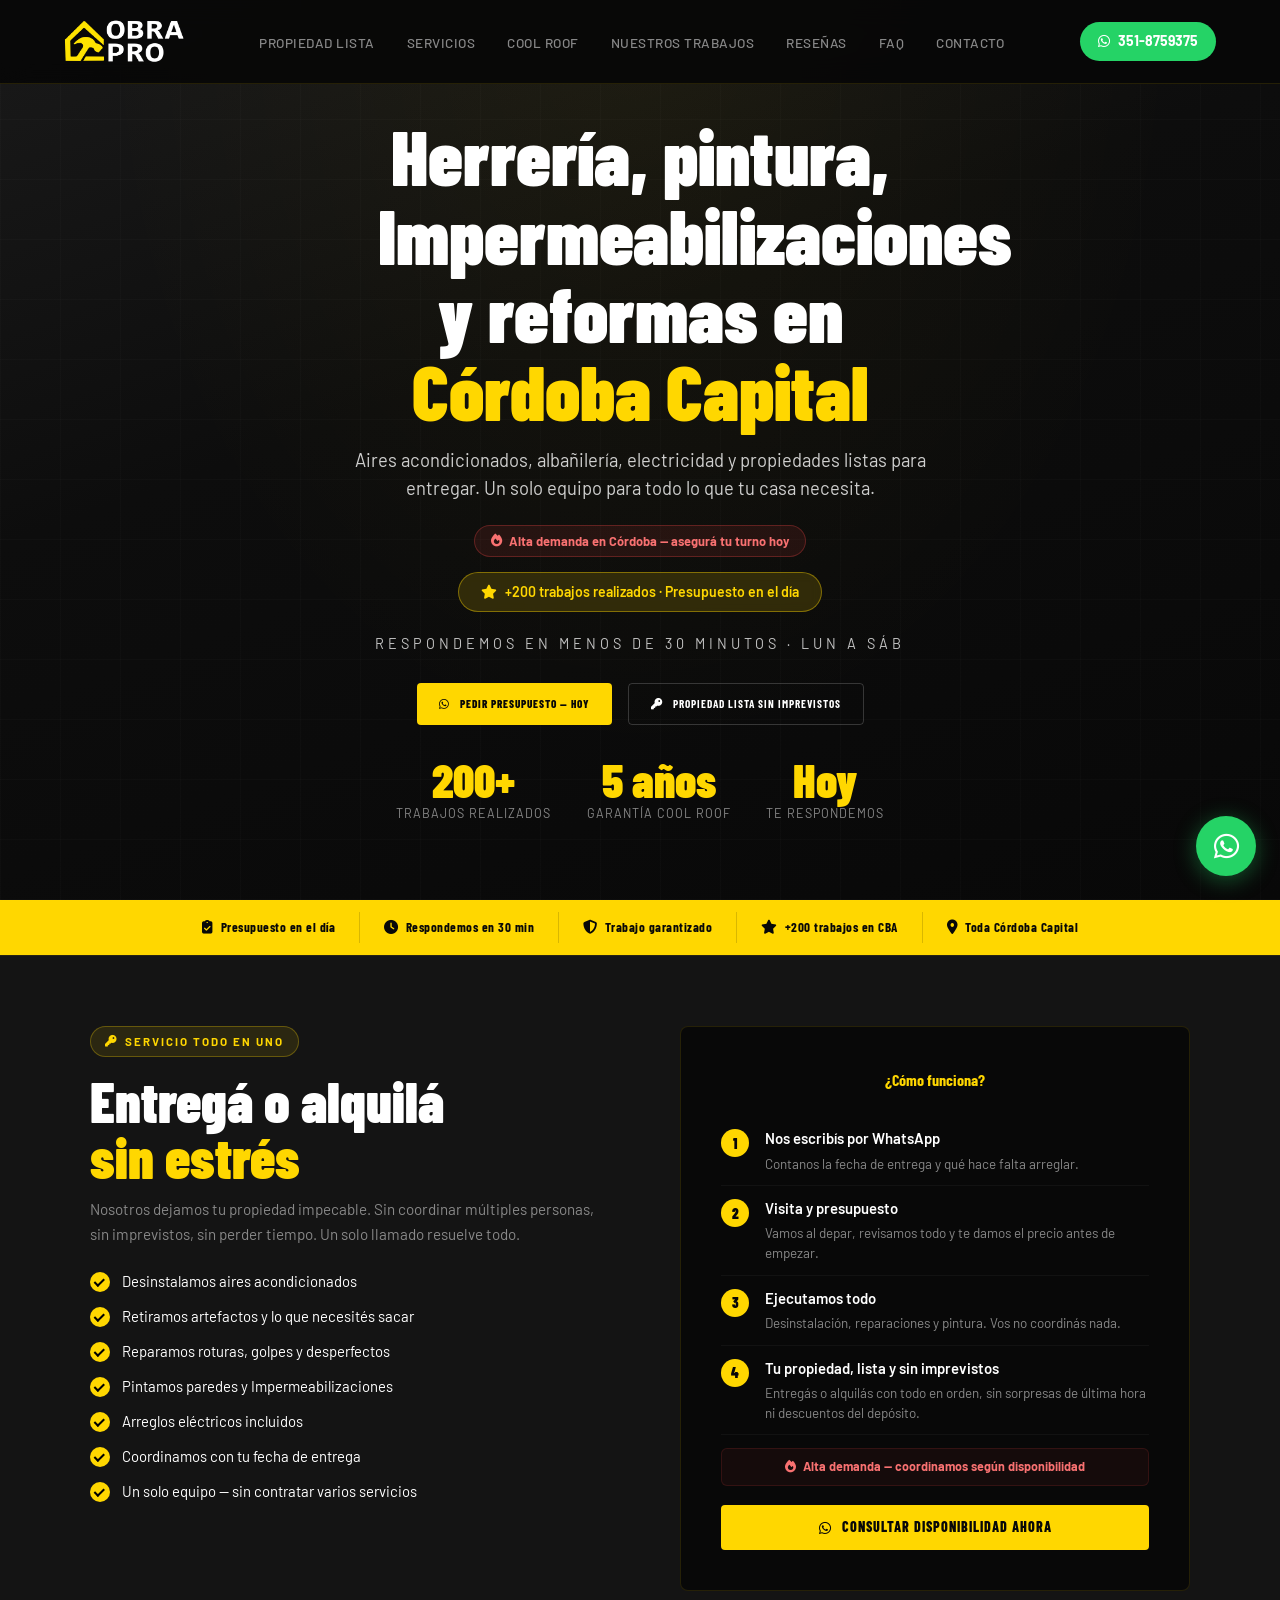
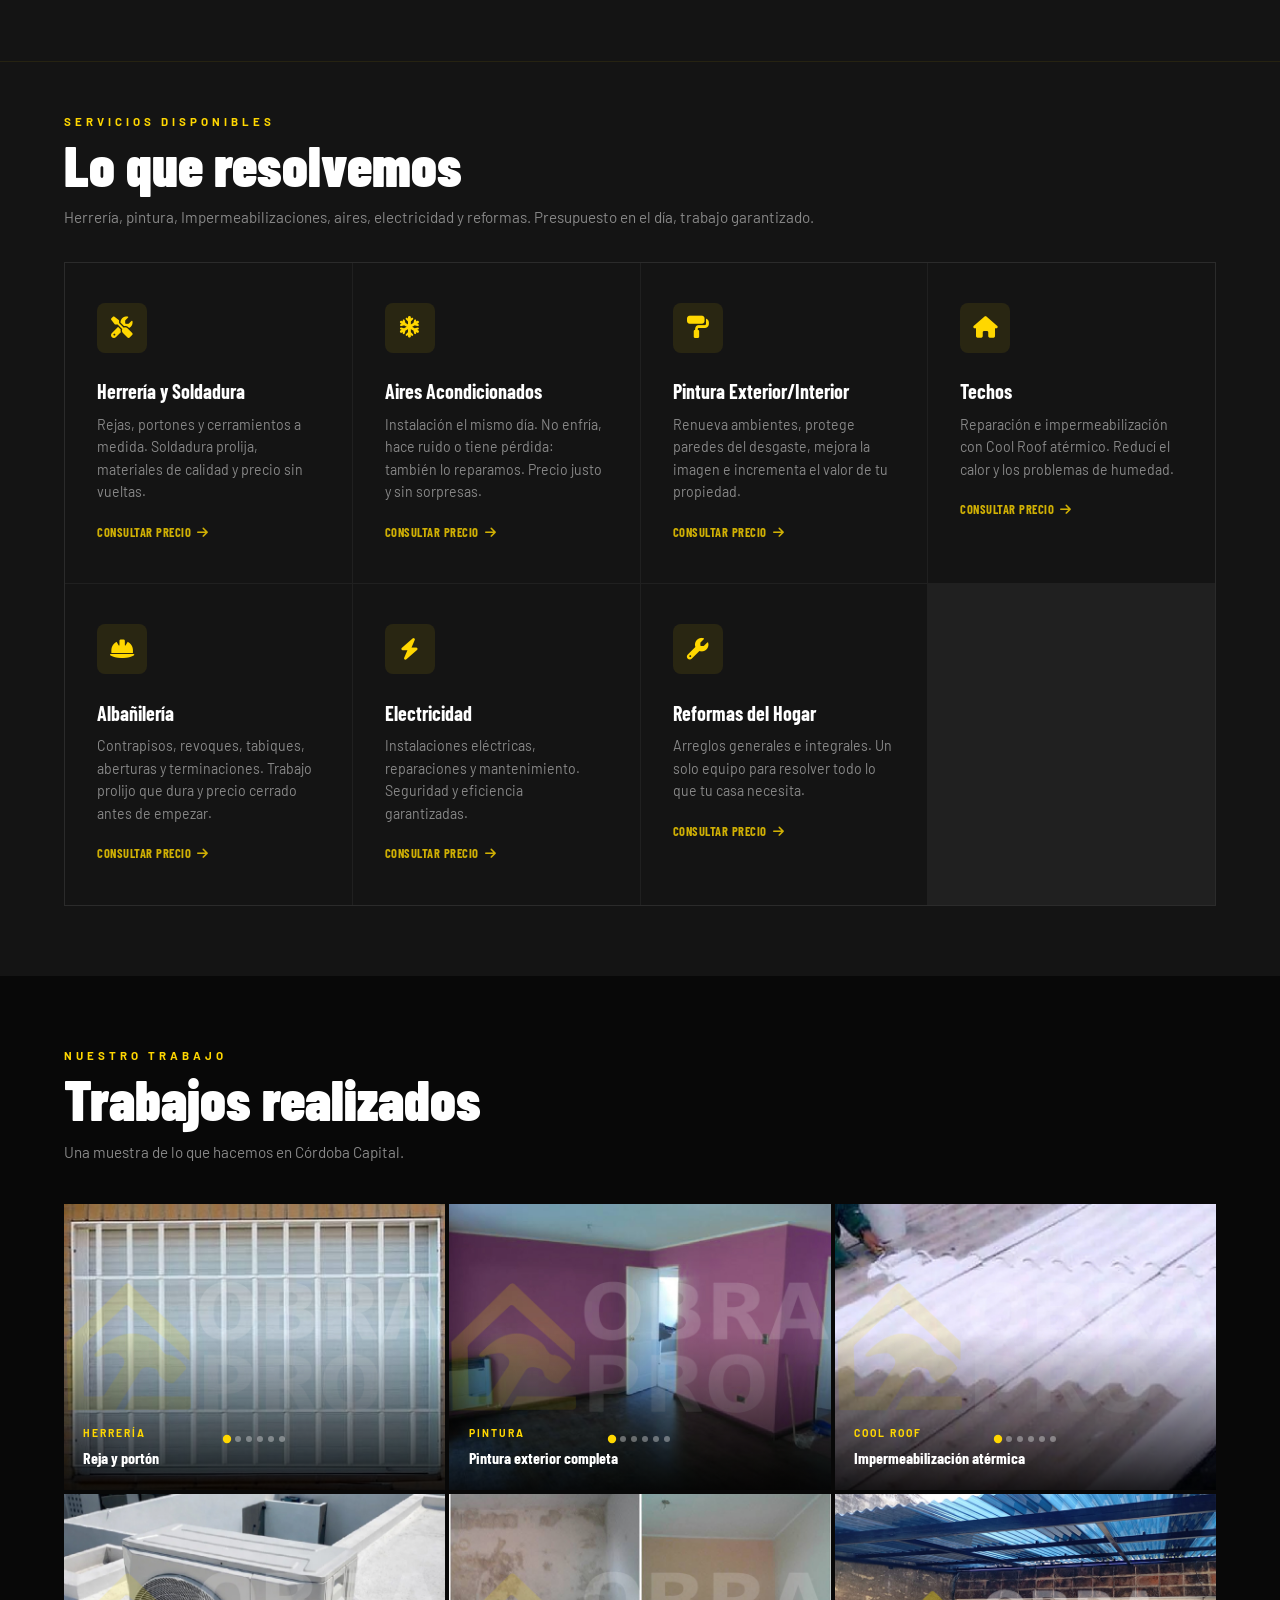
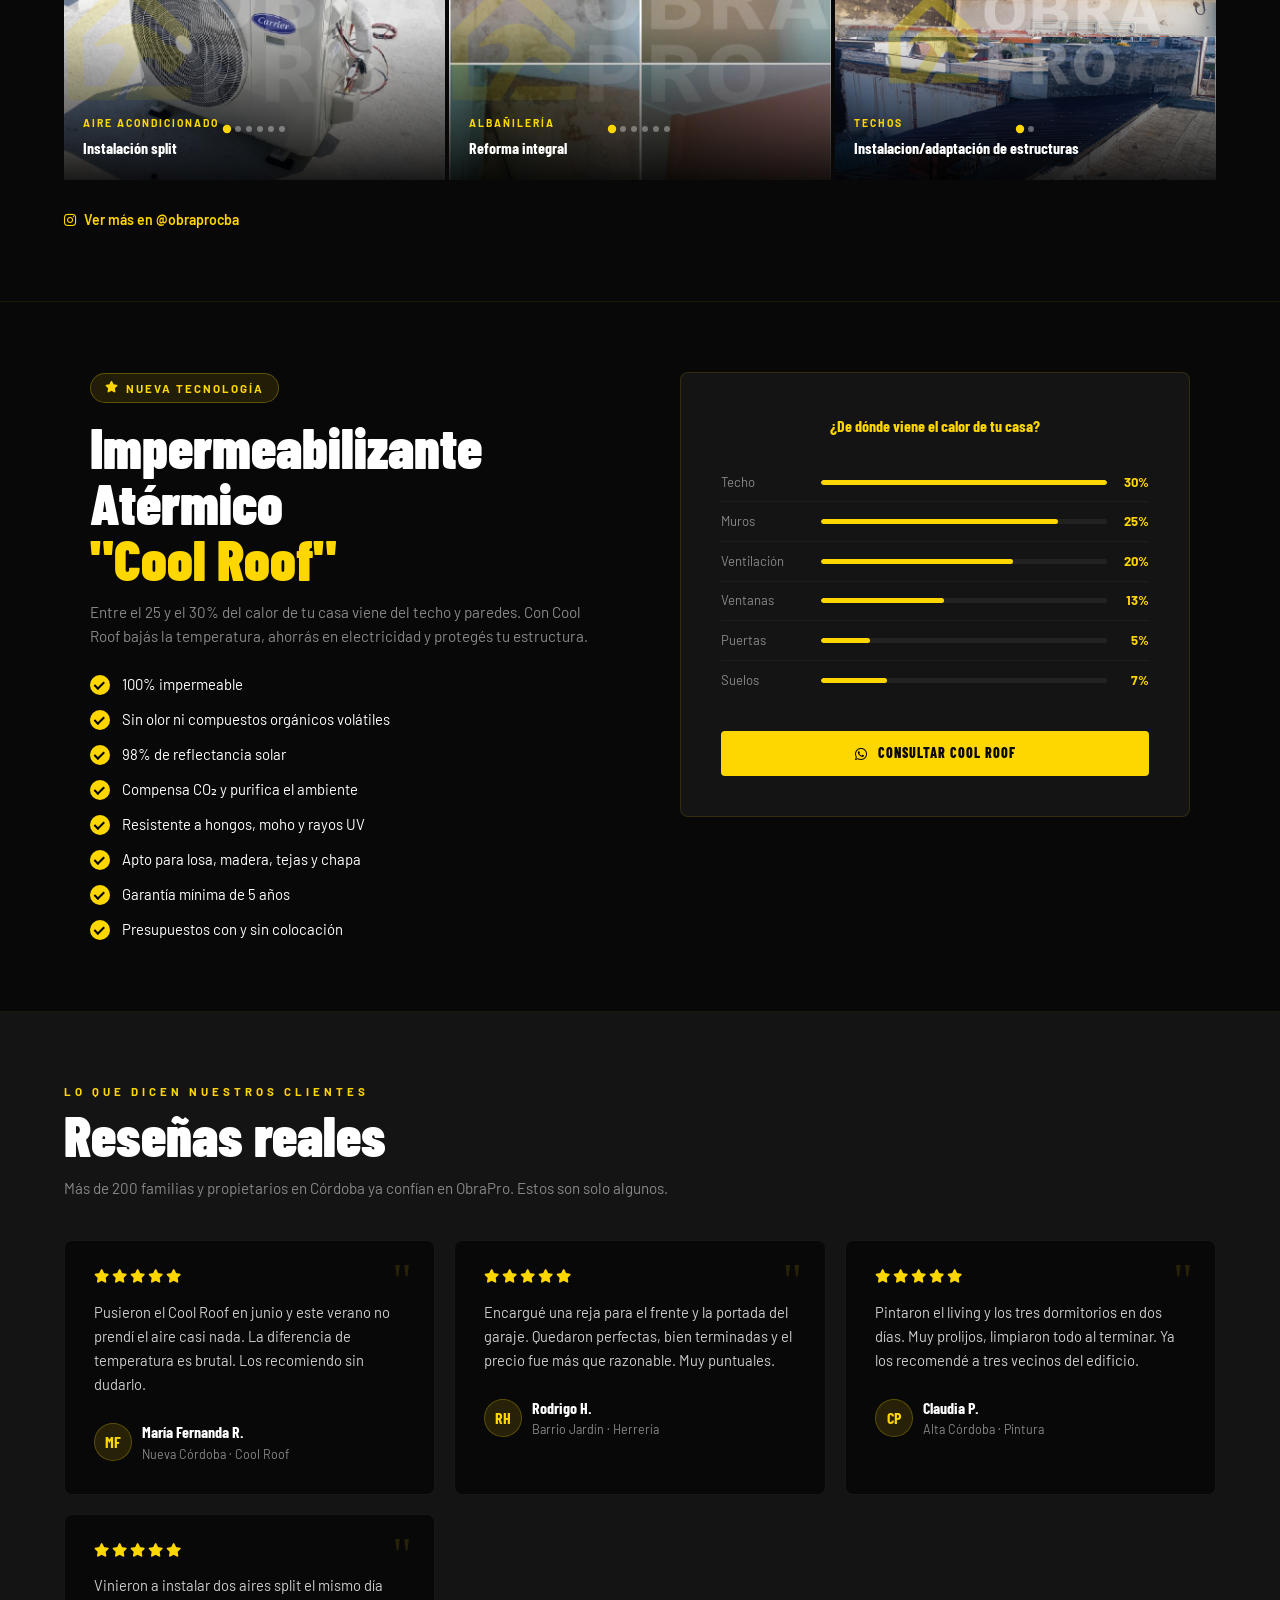
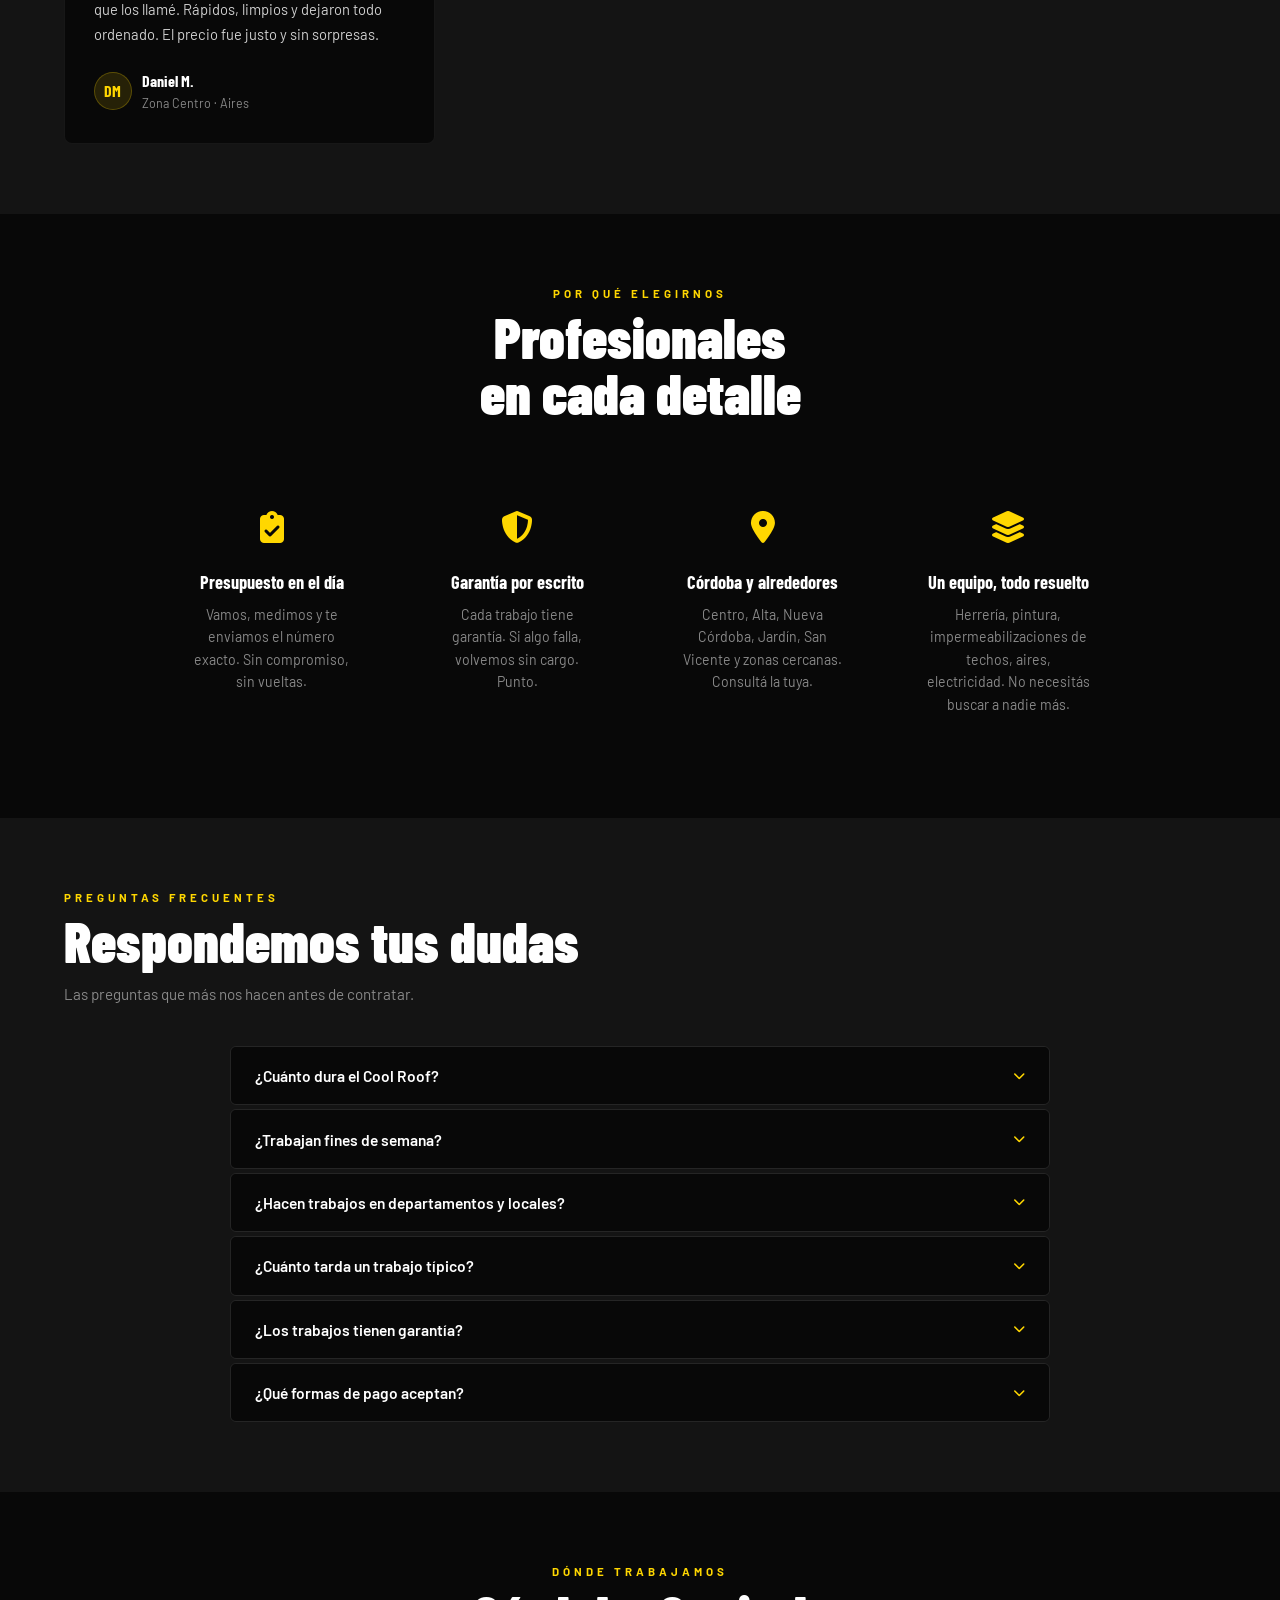
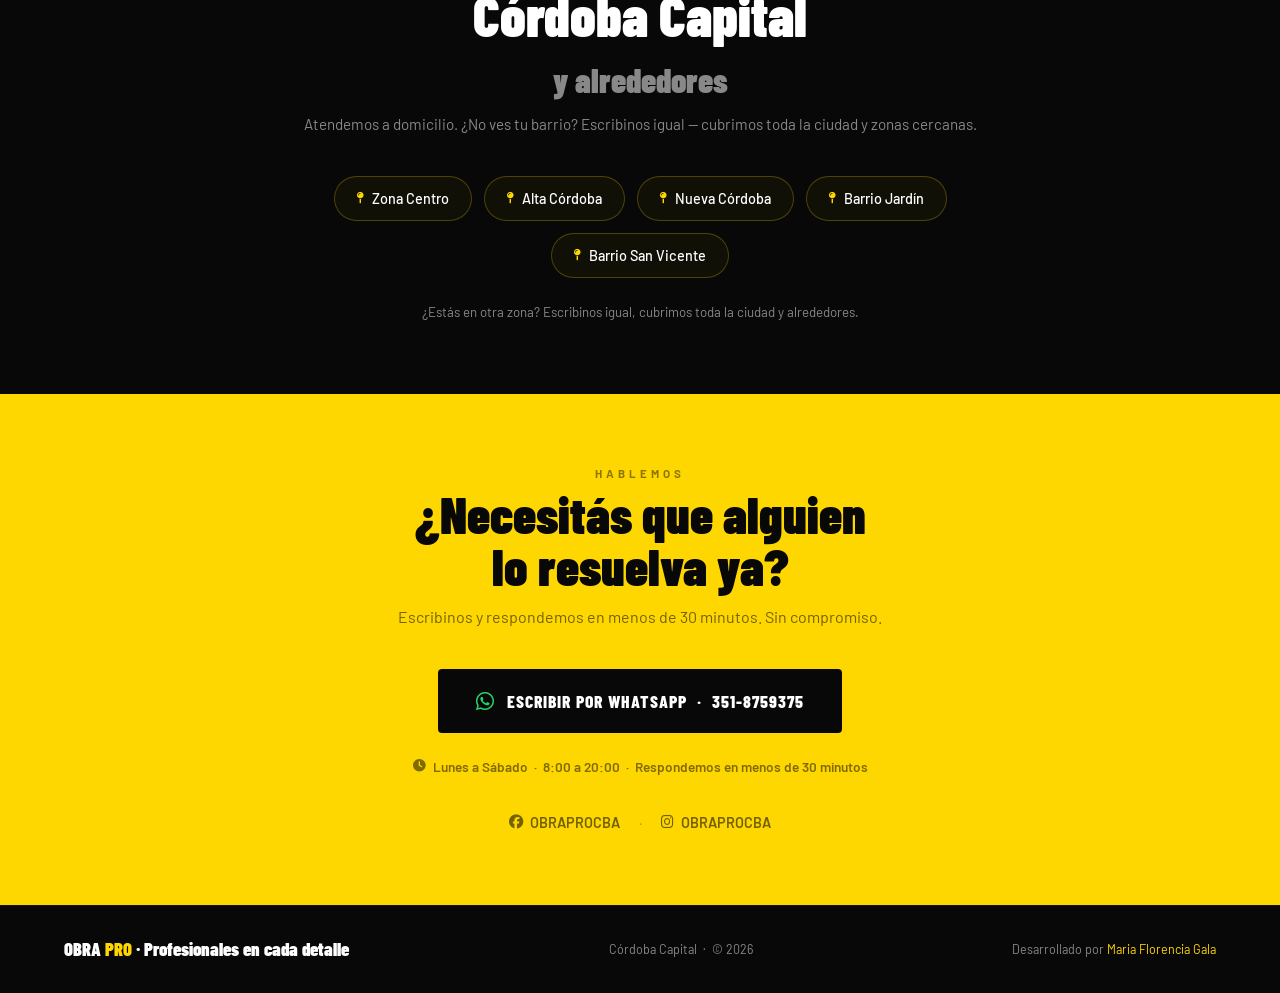
<file: index.html>
<!DOCTYPE html>
<html lang="es">
<head>
    <meta charset="UTF-8">
    <meta name="viewport" content="width=device-width, initial-scale=1.0">
    <title>Obra Pro — Herrería, Pintura, Impermeabilizaciones y Reformas en Córdoba</title>
    <meta name="description" content="Herrería, soldadura, aires, pintura, Impermeabilizaciones y reformas en Córdoba Capital. Más de 200 trabajos realizados. Presupuesto en el día. Tel: 351-8759375">
    <link rel="icon" type="image/png" href="assets/favicon.png">


    <!-- Google tag (gtag.js) -->
    <script async src="https://www.googletagmanager.com/gtag/js?id=AW-18325401950"></script>
    <script>
        window.dataLayer = window.dataLayer || [];
        function gtag(){dataLayer.push(arguments);}
        gtag('js', new Date());
        gtag('config', 'AW-18325401950', {
            'enhanced_conversions': true
        });
    </script>

    <!-- Meta Pixel Code -->   
    <script>
        !function(f,b,e,v,n,t,s)
        {if(f.fbq)return;n=f.fbq=function(){n.callMethod?
            n.callMethod.apply(n,arguments):n.queue.push(arguments)};
            if(!f._fbq)f._fbq=n;n.push=n;n.loaded=!0;n.version='2.0';
    n.queue=[];t=b.createElement(e);t.async=!0;
    t.src=v;s=b.getElementsByTagName(e)[0];
    s.parentNode.insertBefore(t,s)}(window, document,'script',
    'https://connect.facebook.net/en_US/fbevents.js');
    fbq('init', '2622796324710042');
    fbq('track', 'PageView');
    </script>
    <noscript><img height="1" width="1" style="display:none"
    src="https://www.facebook.com/tr?id=2622796324710042&ev=PageView&noscript=1"
    /></noscript>
    <!-- End Meta Pixel Code -->
    <link rel="apple-touch-icon" href="assets/favicon.png">
    <link rel="canonical" href="https://obraprocba.netlify.app/">
    <meta name="robots" content="index, follow">
    <meta name="theme-color" content="#FFD700">
    <meta name="geo.region" content="AR-X">
    <meta name="geo.placename" content="Córdoba Capital, Argentina">
    <meta name="geo.position" content="-31.4201;-64.1888">
    <meta name="ICBM" content="-31.4201, -64.1888">
    <meta property="og:type" content="website">
    <meta property="og:title" content="Obra Pro — Herrería, Pintura, Impermeabilizaciones y Reformas en Córdoba">
    <meta property="og:description" content="Herrería, soldadura, aires acondicionados, pintura, Impermeabilizaciones, reformas y electricidad en Córdoba Capital. +200 trabajos. Presupuesto en el día.">
    <meta property="og:image" content="https://obraprocba.netlify.app/assets/logo.png">
    <meta property="og:url" content="https://obraprocba.netlify.app/">
    <meta property="og:locale" content="es_AR">
    <meta property="og:site_name" content="Obra Pro">
    <meta name="twitter:card" content="summary_large_image">
    <meta name="twitter:title" content="Obra Pro — Herrería, Pintura, Impermeabilizaciones y Reformas en Córdoba">
    <meta name="twitter:description" content="Herrería, soldadura, aires acondicionados, pintura, Impermeabilizaciones, reformas y electricidad en Córdoba Capital.">
    <meta name="twitter:image" content="https://obraprocba.netlify.app/assets/logo.png">
    <link rel="preconnect" href="https://fonts.googleapis.com">
    <link rel="preconnect" href="https://fonts.gstatic.com" crossorigin>
    <link href="https://fonts.googleapis.com/css2?family=Barlow+Condensed:wght@700;800;900&family=Barlow:wght@400;500;600&display=swap" rel="stylesheet">
    <link rel="stylesheet" href="https://cdnjs.cloudflare.com/ajax/libs/font-awesome/6.5.0/css/all.min.css">
    <link rel="stylesheet" href="styles.css">
    <noscript><style>.anim { opacity: 1; transform: none; }</style></noscript>
</head>
<body>

<!-- ── NAV ── -->
<nav id="nav">
    <a href="#inicio" class="nav-logo">
        <img src="assets/logo.png" alt="Obra Pro" width="180" height="45">
    </a>

    <ul class="nav-links">
        <li><a href="#entrega">Propiedad Lista</a></li>
        <li><a href="#servicios">Servicios</a></li>
        <li><a href="#coolroof">Cool Roof</a></li>
        <li><a href="#nuestrosTrabajos">Nuestros Trabajos</a></li>
        <li><a href="#testimonios">Reseñas</a></li>
        <li><a href="#faq">FAQ</a></li>
        <li><a href="#contacto">Contacto</a></li>
</ul>

    <a href="https://wa.me/5493518759375?text=Hola%20Obra%20Pro!%20Vi%20su%20p%C3%A1gina%20y%20quiero%20pedir%20un%20presupuesto.%20%28WEB%29"
        target="_blank" 
        onclick="gtag('event','conversion',{'send_to':'AW-18325401950/A92PCLOLnfEcEN7inaJE'});"
        class="nav-wa">
        <i class="fab fa-whatsapp"></i> 351-8759375
    </a>

    <button class="nav-hamburger" id="hamburger" aria-label="Abrir menú">
        <span></span><span></span><span></span>
    </button>
</nav>

<div class="mobile-drawer" id="mobileDrawer">
    <a href="#entrega" class="drawer-link">Propiedad Lista para Entregar</a>
    <a href="#servicios" class="drawer-link">Servicios</a>
    <a href="#nuestrosTrabajos" class="drawer-link">Nuestros Trabajos</a>
    <a href="#coolroof" class="drawer-link">Cool Roof</a>
    <a href="#testimonios" class="drawer-link">Reseñas</a>
    <a href="#faq" class="drawer-link">FAQ</a>
    <a href="#zonas" class="drawer-link">Zonas</a>
    <a href="#contacto" class="drawer-link">Contacto</a>
    <a href="https://wa.me/5493518759375?text=Hola%20Obra%20Pro!%20Vi%20su%20p%C3%A1gina%20y%20quiero%20pedir%20un%20presupuesto.%20%28WEB%29"
        target="_blank" 
        onclick="gtag('event','conversion',{'send_to':'AW-18325401950/A92PCLOLnfEcEN7inaJE'});"
        class="drawer-wa">
        <i class="fab fa-whatsapp"></i> 351-8759375
    </a>
</div>

<!-- ── HERO ── -->
<section class="hero" id="inicio">
    <div class="hero-content">
        <h1>Herrería, pintura, Impermeabilizaciones y reformas en <span class="text-y">Córdoba Capital</span></h1>

        <p class="hero-services-strip">Aires acondicionados, albañilería, electricidad y propiedades listas para entregar. Un solo equipo para todo lo que tu casa necesita.</p>

        <div class="urgency-badge">
            <i class="fas fa-fire"></i> Alta demanda en Córdoba — asegurá tu turno hoy
        </div>

        <div class="hero-badge">
            <i class="fas fa-star"></i> +200 trabajos realizados · Presupuesto en el día
        </div>

        <p class="hero-tag">Respondemos en menos de 30 minutos · Lun a Sáb</p>

<div class="hero-btns">
            <a href="https://wa.me/5493518759375?text=Hola%20Obra%20Pro!%20Vi%20su%20p%C3%A1gina%20y%20quiero%20pedir%20un%20presupuesto.%20%28WEB%29"
               onclick="gtag('event','conversion',{'send_to':'AW-18325401950/A92PCLOLnfEcEN7inaJE'});"
               class="btn-y" target="_blank" rel="noopener">
                 <i class="fab fa-whatsapp"></i> Pedir presupuesto — hoy
            </a>
            <a href="#entrega" class="btn-ghost">
                <i class="fas fa-key"></i> Propiedad lista sin imprevistos
            </a>
        </div>

        <div class="hero-stats">
            <div>
                <div class="stat-num">200+</div>
                <div class="stat-lbl">Trabajos realizados</div>
            </div>

            <div>
                <div class="stat-num">5 años</div>
                <div class="stat-lbl">Garantía Cool Roof</div>
            </div>
            <div>
                <div class="stat-num">Hoy</div>
                <div class="stat-lbl">Te respondemos</div>
            </div>
        </div>
    </div>
</section>

<!-- ── TRUST STRIP ── -->
<div class="trust-strip">
    <div class="trust-item"><i class="fas fa-clipboard-check"></i> Presupuesto en el día</div>
    <div class="trust-item"><i class="fas fa-clock"></i> Respondemos en 30 min</div>
    <div class="trust-item"><i class="fas fa-shield-alt"></i> Trabajo garantizado</div>
    <div class="trust-item"><i class="fas fa-star"></i> +200 trabajos en CBA</div>
    <div class="trust-item"><i class="fas fa-map-marker-alt"></i> Toda Córdoba Capital</div>
</div>

<!-- ── ENTREGA DEPARTAMENTO ── -->
<section class="entrega" id="entrega">
    <div class="entrega-inner">
        <div>
            <div class="cr-badge"><i class="fas fa-key"></i> Servicio Todo en Uno</div>
            <h2 class="s-title">Entregá o alquilá<br><span class="text-y">sin estrés</span></h2>
            <p class="s-sub">Nosotros dejamos tu propiedad impecable. Sin coordinar múltiples personas, sin imprevistos, sin perder tiempo. Un solo llamado resuelve todo.</p>
            <ul class="cr-list">
                <li><span class="cr-check"></span>Desinstalamos aires acondicionados</li>
                <li><span class="cr-check"></span>Retiramos artefactos y lo que necesités sacar</li>
                <li><span class="cr-check"></span>Reparamos roturas, golpes y desperfectos</li>
                <li><span class="cr-check"></span>Pintamos paredes y Impermeabilizaciones</li>
                <li><span class="cr-check"></span>Arreglos eléctricos incluidos</li>
                <li><span class="cr-check"></span>Coordinamos con tu fecha de entrega</li>
                <li><span class="cr-check"></span>Un solo equipo — sin contratar varios servicios</li>
            </ul>
        </div>

        <div class="entrega-card anim">
            <div class="entrega-card-title">¿Cómo funciona?</div>
            <div class="entrega-step">
                <div class="entrega-num">1</div>
                <div>
                    <div class="entrega-step-lbl">Nos escribís por WhatsApp</div>
                    <div class="entrega-step-desc">Contanos la fecha de entrega y qué hace falta arreglar.</div>
                </div>
            </div>
            <div class="entrega-step">
                <div class="entrega-num">2</div>
                <div>
                    <div class="entrega-step-lbl">Visita y presupuesto</div>
                    <div class="entrega-step-desc">Vamos al depar, revisamos todo y te damos el precio antes de empezar.</div>
                </div>
            </div>
            <div class="entrega-step">
                <div class="entrega-num">3</div>
                <div>
                    <div class="entrega-step-lbl">Ejecutamos todo</div>
                    <div class="entrega-step-desc">Desinstalación, reparaciones y pintura. Vos no coordinás nada.</div>
                </div>
            </div>
            <div class="entrega-step">
                <div class="entrega-num">4</div>
                <div>
                    <div class="entrega-step-lbl">Tu propiedad, lista y sin imprevistos</div>
                    <div class="entrega-step-desc">Entregás o alquilás con todo en orden, sin sorpresas de última hora ni descuentos del depósito.</div>
                </div>
            </div>
            <div class="entrega-urgency">
                <i class="fas fa-fire"></i> Alta demanda — coordinamos según disponibilidad
            </div>
            <a href="https://wa.me/5493518759375?text=Hola%20Obra%20Pro!%20Necesito%20dejar%20lista%20una%20propiedad%20para%20entregarla%20o%20alquilarla.%20%28ENT%29"
               class="btn-y" target="_blank" rel="noopener">
                <i class="fab fa-whatsapp"></i> Consultar disponibilidad ahora
            </a>
        </div>
    </div>
</section>

<!-- ── SERVICIOS ── -->
<section class="services" id="servicios">
    <div class="services-hd">
        <div class="s-label">Servicios disponibles</div>
        <h2 class="s-title">Lo que resolvemos</h2>
        <p class="s-sub">Herrería, pintura, Impermeabilizaciones, aires, electricidad y reformas. Presupuesto en el día, trabajo garantizado.</p>
    </div>

    <div class="srv-grid">
        <div class="srv-card anim">
            <div class="srv-icon"><i class="fas fa-tools"></i></div>
            <h3 class="srv-name">Herrería y Soldadura</h3>
            <p class="srv-desc">Rejas, portones y cerramientos a medida. Soldadura prolija, materiales de calidad y precio sin vueltas.</p>
            <a href="https://wa.me/5493518759375?text=Hola%20Obra%20Pro!%20Quiero%20presupuesto%20de%20herrer%C3%ADa%20%28rejas%2C%20port%C3%B3n%20o%20cerramiento%20a%20medida%29.%20%28HERR%29" class="srv-cta" target="_blank" rel="noopener">Consultar precio <i class="fas fa-arrow-right"></i></a>
        </div>
        <div class="srv-card anim">
            <div class="srv-icon"><i class="fas fa-snowflake"></i></div>
            <h3 class="srv-name">Aires Acondicionados</h3>
            <p class="srv-desc">Instalación el mismo día. No enfría, hace ruido o tiene pérdida: también lo reparamos. Precio justo y sin sorpresas.</p>
            <a href="https://wa.me/5493518759375?text=Hola%20Obra%20Pro!%20Necesito%20instalar%20o%20reparar%20un%20aire%20acondicionado.%20%C2%BFMe%20pasan%20presupuesto%3F%20%28AIRE%29" class="srv-cta" target="_blank" rel="noopener">Consultar precio <i class="fas fa-arrow-right"></i></a>
        </div>
        <div class="srv-card anim">
            <div class="srv-icon"><i class="fas fa-paint-roller"></i></div>
            <h3 class="srv-name">Pintura Exterior/Interior</h3>
            <p class="srv-desc">Renueva ambientes, protege paredes del desgaste, mejora la imagen e incrementa el valor de tu propiedad.</p>
            <a href="https://wa.me/5493518759375?text=Hola%20Obra%20Pro!%20Quiero%20presupuesto%20para%20pintar%20mi%20casa%2Fdepto%20%28interior%20o%20exterior%29.%20%28PINT%29" class="srv-cta" target="_blank" rel="noopener">Consultar precio <i class="fas fa-arrow-right"></i></a>
        </div>
        <div class="srv-card anim">
            <div class="srv-icon"><i class="fas fa-home"></i></div>
            <h3 class="srv-name">Techos</h3>
            <p class="srv-desc">Reparación e impermeabilización con Cool Roof atérmico. Reducí el calor y los problemas de humedad.</p>
            <a href="https://wa.me/5493518759375?text=Hola%20Obra%20Pro!%20Necesito%20reparar%20o%20impermeabilizar%20un%20techo.%20%C2%BFMe%20pasan%20presupuesto%3F%20%28TECH%29" class="srv-cta" target="_blank" rel="noopener">Consultar precio <i class="fas fa-arrow-right"></i></a>
        </div>
        <div class="srv-card anim">
            <div class="srv-icon"><i class="fas fa-hard-hat"></i></div>
            <h3 class="srv-name">Albañilería</h3>
            <p class="srv-desc">Contrapisos, revoques, tabiques, aberturas y terminaciones. Trabajo prolijo que dura y precio cerrado antes de empezar.</p>
            <a href="https://wa.me/5493518759375?text=Hola%20Obra%20Pro!%20Quiero%20presupuesto%20de%20alba%C3%B1iler%C3%ADa%20%28revoques%2C%20contrapisos%2C%20tabiques%2C%20etc.%29.%20%28ALBA%29" class="srv-cta" target="_blank" rel="noopener">Consultar precio <i class="fas fa-arrow-right"></i></a>
        </div>
        <div class="srv-card anim">
            <div class="srv-icon"><i class="fas fa-bolt"></i></div>
            <h3 class="srv-name">Electricidad</h3>
            <p class="srv-desc">Instalaciones eléctricas, reparaciones y mantenimiento. Seguridad y eficiencia garantizadas.</p>
            <a href="https://wa.me/5493518759375?text=Hola%20Obra%20Pro!%20Necesito%20un%20electricista%20para%20una%20instalaci%C3%B3n%20o%20reparaci%C3%B3n.%20%28ELEC%29" class="srv-cta" target="_blank" rel="noopener">Consultar precio <i class="fas fa-arrow-right"></i></a>
        </div>
        <div class="srv-card anim">
            <div class="srv-icon"><i class="fas fa-wrench"></i></div>
            <h3 class="srv-name">Reformas del Hogar</h3>
            <p class="srv-desc">Arreglos generales e integrales. Un solo equipo para resolver todo lo que tu casa necesita.</p>
            <a href="https://wa.me/5493518759375?text=Hola%20Obra%20Pro!%20Quiero%20presupuesto%20para%20una%20reforma%20en%20mi%20casa.%20%28REF%29" class="srv-cta" target="_blank" rel="noopener">Consultar precio <i class="fas fa-arrow-right"></i></a>
        </div>
    </div>
</section>

<!-- ── TRABAJOS / PORTFOLIO ── -->
<section class="portfolio" id="nuestrosTrabajos">
    <div class="portfolio-hd">
        <div class="s-label">Nuestro trabajo</div>
        <h2 class="s-title">Trabajos realizados</h2>
        <p class="s-sub">Una muestra de lo que hacemos en Córdoba Capital.</p>
    </div>

    <div class="port-grid">
        <!-- Carrusel de herrería-->
        <div class="port-card anim" data-current="0">
            <div class="port-slides">
                <div class="port-slide" data-src="assets/trabajo-herreria1.jpg"></div>
                <div class="port-slide" data-src="assets/trabajo-herreria2.jpg"></div>
                <div class="port-slide" data-src="assets/trabajo-herreria3.jpg"></div>
                <div class="port-slide" data-src="assets/trabajo-herreria4.jpg"></div>
                <div class="port-slide" data-src="assets/trabajo-herreria5.jpg"></div>
                <div class="port-slide" data-src="assets/trabajo-herreria6.jpg"></div>
            </div>
            <div class="port-overlay"></div>
            <button class="port-prev" aria-label="Anterior"><i class="fas fa-chevron-left"></i></button>
            <button class="port-next" aria-label="Siguiente"><i class="fas fa-chevron-right"></i></button>
            <div class="port-dots-wrap"></div>
            <div class="port-info">
                <div class="port-type">Herrería</div>
                <div class="port-title">Reja y portón</div>
            </div>
        </div>
        <!-- Carrusel de pintura-->
        <div class="port-card anim" data-current="0">
            <div class="port-slides">
                <div class="port-slide" data-src="assets/trabajo-pintura1.jpg"></div>
                <div class="port-slide" data-src="assets/trabajo-pintura2.jpg"></div>
                <div class="port-slide" data-src="assets/trabajo-pintura3.jpg"></div>
                <div class="port-slide" data-src="assets/trabajo-pintura4.jpg"></div>
                <div class="port-slide" data-src="assets/trabajo-pintura5.jpg"></div>
                <div class="port-slide" data-src="assets/trabajo-pintura6.jpg"></div>
            </div>
            <div class="port-overlay"></div>
            <button class="port-prev" aria-label="Anterior"><i class="fas fa-chevron-left"></i></button>
            <button class="port-next" aria-label="Siguiente"><i class="fas fa-chevron-right"></i></button>
            <div class="port-dots-wrap"></div>
            <div class="port-info">
                <div class="port-type">Pintura</div>
                <div class="port-title">Pintura exterior completa</div>
            </div>
        </div>
        <!-- Carrusel de cool roof -->
        <div class="port-card anim" data-current="0">
            <div class="port-slides">
                <div class="port-slide" data-src="assets/trabajo-coolroof1.jpg"></div>
                <div class="port-slide" data-src="assets/trabajo-coolroof2.jpg"></div>
                <div class="port-slide" data-src="assets/trabajo-coolroof3.jpg"></div>
                <div class="port-slide" data-src="assets/trabajo-coolroof4.jpg"></div>
                <div class="port-slide" data-src="assets/trabajo-coolroof5.jpg"></div>
                <div class="port-slide" data-src="assets/trabajo-coolroof6.jpg"></div>
            </div>
            <div class="port-overlay"></div>
            <button class="port-prev" aria-label="Anterior"><i class="fas fa-chevron-left"></i></button>
            <button class="port-next" aria-label="Siguiente"><i class="fas fa-chevron-right"></i></button>
            <div class="port-dots-wrap"></div>
            <div class="port-info">
                <div class="port-type">Cool Roof</div>
                <div class="port-title">Impermeabilización atérmica</div>
            </div>
        </div>
        <!-- Carrusel de aire acondicionado-->
        <div class="port-card anim" data-current="0">
            <div class="port-slides">
                <div class="port-slide" data-src="assets/trabajo-aire-acondicionado1.jpg"></div>
                <div class="port-slide" data-src="assets/trabajo-aire-acondicionado2.jpg"></div>
                <div class="port-slide" data-src="assets/trabajo-aire-acondicionado3.jpg"></div>
                <div class="port-slide" data-src="assets/trabajo-aire-acondicionado4.jpg"></div>
                <div class="port-slide" data-src="assets/trabajo-aire-acondicionado5.jpg"></div>
                <div class="port-slide" data-src="assets/trabajo-aire-acondicionado6.jpg"></div>
            </div>
            <div class="port-overlay"></div>
            <button class="port-prev" aria-label="Anterior"><i class="fas fa-chevron-left"></i></button>
            <button class="port-next" aria-label="Siguiente"><i class="fas fa-chevron-right"></i></button>
            <div class="port-dots-wrap"></div>
            <div class="port-info">
                <div class="port-type">Aire Acondicionado</div>
                <div class="port-title">Instalación split</div>
            </div>
        </div>
        <!-- Carrusel de albañilería-->
        <div class="port-card anim" data-current="0">
            <div class="port-slides">
                <div class="port-slide" data-src="assets/trabajo-albañileria1.jpg"></div>
                <div class="port-slide" data-src="assets/trabajo-albañileria2.jpg"></div>
                <div class="port-slide" data-src="assets/trabajo-albañileria3.jpg"></div>
                <div class="port-slide" data-src="assets/trabajo-albañileria4.jpg"></div>
                <div class="port-slide" data-src="assets/trabajo-albañileria5.jpg"></div>
                <div class="port-slide" data-src="assets/trabajo-albañileria6.jpg"></div>
            </div>
            <div class="port-overlay"></div>
            <button class="port-prev" aria-label="Anterior"><i class="fas fa-chevron-left"></i></button>
            <button class="port-next" aria-label="Siguiente"><i class="fas fa-chevron-right"></i></button>
            <div class="port-dots-wrap"></div>
            <div class="port-info">
                <div class="port-type">Albañilería</div>
                <div class="port-title">Reforma integral</div>
            </div>
        </div>
        <!-- Carrusel de techos-->
        <div class="port-card anim" data-current="0">
            <div class="port-slides">
                <div class="port-slide" data-src="assets/trabajo-techo1.jpg"></div>
                <div class="port-slide" data-src="assets/trabajo-techo2.jpg"></div>
                </div>
            <div class="port-overlay"></div>
            <button class="port-prev" aria-label="Anterior"><i class="fas fa-chevron-left"></i></button>
            <button class="port-next" aria-label="Siguiente"><i class="fas fa-chevron-right"></i></button>
            <div class="port-dots-wrap"></div>
            <div class="port-info">
                <div class="port-type">Techos</div>
                <div class="port-title">Instalacion/adaptación de estructuras</div>
            </div>
        </div>
    </div>

    <div class="port-footer">
        <a href="https://www.instagram.com/obraprocba" class="port-ig" target="_blank" rel="noopener">
            <i class="fab fa-instagram"></i> Ver más en @obraprocba
        </a>
    </div>
</section>


<!-- ── COOL ROOF ── -->
<section class="coolroof" id="coolroof">
    <div class="cr-inner">
        <div>
            <div class="cr-badge"><i class="fas fa-star"></i> Nueva Tecnología</div>
            <h2 class="s-title">Impermeabilizante<br>Atérmico<br><span class="text-y">"Cool Roof"</span></h2>
            <p class="s-sub">
                Entre el 25 y el 30% del calor de tu casa viene del techo y paredes. Con Cool Roof bajás la temperatura, ahorrás en electricidad y protegés tu estructura.
            </p>
            <ul class="cr-list">
                <li><span class="cr-check"></span>100% impermeable</li>
                <li><span class="cr-check"></span>Sin olor ni compuestos orgánicos volátiles</li>
                <li><span class="cr-check"></span>98% de reflectancia solar</li>
                <li><span class="cr-check"></span>Compensa CO₂ y purifica el ambiente</li>
                <li><span class="cr-check"></span>Resistente a hongos, moho y rayos UV</li>
                <li><span class="cr-check"></span>Apto para losa, madera, tejas y chapa</li>
                <li><span class="cr-check"></span>Garantía mínima de 5 años</li>
                <li><span class="cr-check"></span>Presupuestos con y sin colocación</li>
            </ul>
        </div>

        <div class="cr-visual anim">
            <div class="cr-visual-title">¿De dónde viene el calor de tu casa?</div>
            <div class="heat-row">
                <span class="heat-lbl">Techo</span>
                <div class="heat-bar"><div class="heat-fill" style="width:100%"></div></div>
                <span class="heat-pct">30%</span>
            </div>
            <div class="heat-row">
                <span class="heat-lbl">Muros</span>
                <div class="heat-bar"><div class="heat-fill" style="width:83%"></div></div>
                <span class="heat-pct">25%</span>
            </div>
            <div class="heat-row">
                <span class="heat-lbl">Ventilación</span>
                <div class="heat-bar"><div class="heat-fill" style="width:67%"></div></div>
                <span class="heat-pct">20%</span>
            </div>
            <div class="heat-row">
                <span class="heat-lbl">Ventanas</span>
                <div class="heat-bar"><div class="heat-fill" style="width:43%"></div></div>
                <span class="heat-pct">13%</span>
            </div>
            <div class="heat-row">
                <span class="heat-lbl">Puertas</span>
                <div class="heat-bar"><div class="heat-fill" style="width:17%"></div></div>
                <span class="heat-pct">5%</span>
            </div>
            <div class="heat-row">
                <span class="heat-lbl">Suelos</span>
                <div class="heat-bar"><div class="heat-fill" style="width:23%"></div></div>
                <span class="heat-pct">7%</span>
            </div>
            <a href="https://wa.me/5493518759375?text=Hola%20Obra%20Pro!%20Quiero%20info%20y%20presupuesto%20del%20impermeabilizante%20Cool%20Roof%20para%20mi%20techo.%20%28CR%29"
               class="btn-y" target="_blank" rel="noopener">
                <i class="fab fa-whatsapp"></i> Consultar Cool Roof
            </a>
        </div>
    </div>
</section>


<!-- ── TESTIMONIOS ── -->
<section class="testimonials" id="testimonios">
    <div class="testimonials-hd">
        <div class="s-label">Lo que dicen nuestros clientes</div>
        <h2 class="s-title">Reseñas reales</h2>
        <p class="s-sub">Más de 200 familias y propietarios en Córdoba ya confían en ObraPro. Estos son solo algunos.</p>
    </div>

    <div class="testi-grid">
        <div class="testi-card anim">
            <div class="testi-stars">
                <i class="fas fa-star"></i><i class="fas fa-star"></i><i class="fas fa-star"></i><i class="fas fa-star"></i><i class="fas fa-star"></i>
            </div>
            <span class="testi-quote">"</span>
            <p class="testi-text">Pusieron el Cool Roof en junio y este verano no prendí el aire casi nada. La diferencia de temperatura es brutal. Los recomiendo sin dudarlo.</p>
            <div class="testi-author">
                <div class="testi-avatar">MF</div>
                <div>
                    <div class="testi-name">María Fernanda R.</div>
                    <div class="testi-meta">Nueva Córdoba · Cool Roof</div>
                </div>
            </div>
        </div>

        <div class="testi-card anim">
            <div class="testi-stars">
                <i class="fas fa-star"></i><i class="fas fa-star"></i><i class="fas fa-star"></i><i class="fas fa-star"></i><i class="fas fa-star"></i>
            </div>
            <span class="testi-quote">"</span>
            <p class="testi-text">Encargué una reja para el frente y la portada del garaje. Quedaron perfectas, bien terminadas y el precio fue más que razonable. Muy puntuales.</p>
            <div class="testi-author">
                <div class="testi-avatar">RH</div>
                <div>
                    <div class="testi-name">Rodrigo H.</div>
                    <div class="testi-meta">Barrio Jardín · Herrería</div>
                </div>
            </div>
        </div>

        <div class="testi-card anim">
            <div class="testi-stars">
                <i class="fas fa-star"></i><i class="fas fa-star"></i><i class="fas fa-star"></i><i class="fas fa-star"></i><i class="fas fa-star"></i>
            </div>
            <span class="testi-quote">"</span>
            <p class="testi-text">Pintaron el living y los tres dormitorios en dos días. Muy prolijos, limpiaron todo al terminar. Ya los recomendé a tres vecinos del edificio.</p>
            <div class="testi-author">
                <div class="testi-avatar">CP</div>
                <div>
                    <div class="testi-name">Claudia P.</div>
                    <div class="testi-meta">Alta Córdoba · Pintura</div>
                </div>
            </div>
        </div>

        <div class="testi-card anim">
            <div class="testi-stars">
                <i class="fas fa-star"></i><i class="fas fa-star"></i><i class="fas fa-star"></i><i class="fas fa-star"></i><i class="fas fa-star"></i>
            </div>
            <span class="testi-quote">"</span>
            <p class="testi-text">Vinieron a instalar dos aires split el mismo día que los llamé. Rápidos, limpios y dejaron todo ordenado. El precio fue justo y sin sorpresas.</p>
            <div class="testi-author">
                <div class="testi-avatar">DM</div>
                <div>
                    <div class="testi-name">Daniel M.</div>
                    <div class="testi-meta">Zona Centro · Aires</div>
                </div>
            </div>
        </div>
    </div>
</section>


<!-- ── WHY US ── -->
<section class="whyus">
    <div class="whyus-hd">
        <div class="s-label">Por qué elegirnos</div>
        <h2 class="s-title">Profesionales<br>en cada detalle</h2>
    </div>

    <div class="pillars">
        <div class="pillar anim">
            <div class="pillar-icon"><i class="fas fa-clipboard-check"></i></div>
            <div class="pillar-title">Presupuesto en el día</div>
            <div class="pillar-desc">Vamos, medimos y te enviamos el número exacto. Sin compromiso, sin vueltas.</div>
        </div>
        <div class="pillar anim">
            <div class="pillar-icon"><i class="fas fa-shield-alt"></i></div>
            <div class="pillar-title">Garantía por escrito</div>
            <div class="pillar-desc">Cada trabajo tiene garantía. Si algo falla, volvemos sin cargo. Punto.</div>
        </div>
        <div class="pillar anim">
            <div class="pillar-icon"><i class="fas fa-map-marker-alt"></i></div>
            <div class="pillar-title">Córdoba y alrededores</div>
            <div class="pillar-desc">Centro, Alta, Nueva Córdoba, Jardín, San Vicente y zonas cercanas. Consultá la tuya.</div>
        </div>
        <div class="pillar anim">
            <div class="pillar-icon"><i class="fas fa-layer-group"></i></div>
            <div class="pillar-title">Un equipo, todo resuelto</div>
            <div class="pillar-desc">Herrería, pintura, impermeabilizaciones de techos, aires, electricidad. No necesitás buscar a nadie más.</div>
        </div>
    </div>
</section>


<!-- ── FAQ ── -->
<section class="faq" id="faq">
    <div class="faq-hd">
        <div class="s-label">Preguntas frecuentes</div>
        <h2 class="s-title">Respondemos tus dudas</h2>
        <p class="s-sub">Las preguntas que más nos hacen antes de contratar.</p>
    </div>

    <div class="faq-list">
        <div class="faq-item">
            <button class="faq-question">¿Cuánto dura el Cool Roof? <i class="fas fa-chevron-down faq-icon"></i></button>
            <div class="faq-answer">El Cool Roof tiene una garantía mínima de 5 años, pero con mantenimiento adecuado puede durar mucho más. El producto es resistente a rayos UV, hongos y moho, lo que asegura su durabilidad en el clima cordobés.</div>
        </div>
        <div class="faq-item">
            <button class="faq-question">¿Trabajan fines de semana? <i class="fas fa-chevron-down faq-icon"></i></button>
            <div class="faq-answer">Atendemos de lunes a sábado de 8:00 a 20:00. Para urgencias podés escribirnos por WhatsApp y buscamos la forma de ayudarte.</div>
        </div>
        <div class="faq-item">
            <button class="faq-question">¿Hacen trabajos en departamentos y locales? <i class="fas fa-chevron-down faq-icon"></i></button>
            <div class="faq-answer">Sí, trabajamos en casas, departamentos, locales comerciales y oficinas. No importa el tamaño del proyecto, lo analizamos y te damos la mejor solución.</div>
        </div>
        <div class="faq-item">
            <button class="faq-question">¿Cuánto tarda un trabajo típico? <i class="fas fa-chevron-down faq-icon"></i></button>
            <div class="faq-answer">Depende del trabajo. Una instalación de aire acondicionado se resuelve el mismo día. Una pintura de ambiente lleva 1–2 días. El Cool Roof en una superficie de 50 m² se realiza en un día. Siempre te damos un tiempo estimado antes de empezar.</div>
        </div>
        <div class="faq-item">
            <button class="faq-question">¿Los trabajos tienen garantía? <i class="fas fa-chevron-down faq-icon"></i></button>
            <div class="faq-answer">Sí. Todos nuestros trabajos tienen garantía. El Cool Roof tiene garantía mínima de 5 años. Para otros servicios, el plazo varía según el tipo de trabajo y te lo informamos en el presupuesto.</div>
        </div>
        <div class="faq-item">
            <button class="faq-question">¿Qué formas de pago aceptan? <i class="fas fa-chevron-down faq-icon"></i></button>
            <div class="faq-answer">Aceptamos efectivo y transferencia bancaria. Consultanos por otras modalidades al pedir tu presupuesto.</div>
        </div>
    </div>
</section>


<!-- ── ZONAS ── -->
<section class="zones" id="zonas">
    <div class="zones-hd">
        <div class="s-label">Dónde trabajamos</div>
        <h2 class="s-title">Córdoba Capital<br><span style="font-size:0.6em;color:var(--gray-light)">y alrededores</span></h2>
        <p class="s-sub">Atendemos a domicilio. ¿No ves tu barrio? Escribinos igual — cubrimos toda la ciudad y zonas cercanas.</p>
    </div>

    <div class="zone-pills">
        <div class="zone-pill anim"><i class="fas fa-map-pin"></i> Zona Centro</div>
        <div class="zone-pill anim"><i class="fas fa-map-pin"></i> Alta Córdoba</div>
        <div class="zone-pill anim"><i class="fas fa-map-pin"></i> Nueva Córdoba</div>
        <div class="zone-pill anim"><i class="fas fa-map-pin"></i> Barrio Jardín</div>
        <div class="zone-pill anim"><i class="fas fa-map-pin"></i> Barrio San Vicente</div>
    </div>

    <p class="zones-note">¿Estás en otra zona? Escribinos igual, cubrimos toda la ciudad y alrededores.</p>
</section>


<!-- ── CONTACTO ── -->
<section class="contact" id="contacto">
    <div class="s-label">Hablemos</div>
    <h2 class="s-title">
        ¿Necesitás que alguien<br>lo resuelva ya?
    </h2>
    <p class="contact-sub">Escribinos y respondemos en menos de 30 minutos. Sin compromiso.</p>

<div>
        <a href="https://wa.me/5493518759375?text=Hola%20Obra%20Pro!%20Vi%20su%20p%C3%A1gina%20y%20quiero%20pedir%20un%20presupuesto.%20%28WEB%29"
           target="_blank" 
           onclick="gtag('event','conversion',{'send_to':'AW-18325401950/A92PCLOLnfEcEN7inaJE'});"
           class="btn-wa-big" rel="noopener">
            <i class="fab fa-whatsapp"></i> Escribir por WhatsApp &nbsp;·&nbsp; 351-8759375
        </a>
    </div>

    <div class="contact-hours">
        <i class="fas fa-clock"></i> Lunes a Sábado &nbsp;·&nbsp; 8:00 a 20:00 &nbsp;·&nbsp; Respondemos en menos de 30 minutos
    </div>

    <div class="socials">
        <a href="https://www.facebook.com/obraprocba" class="social-a" target="_blank" rel="noopener">
            <i class="fab fa-facebook"></i> OBRAPROCBA
        </a>
        <span class="social-sep">·</span>
        <a href="https://www.instagram.com/obraprocba" class="social-a" target="_blank" rel="noopener">
            <i class="fab fa-instagram"></i> OBRAPROCBA
        </a>
    </div>
</section>


<!-- ── FOOTER ── -->
<footer>
    <div class="f-brand">OBRA <span>PRO</span> · Profesionales en cada detalle</div>
    <div class="f-copy">Córdoba Capital &nbsp;·&nbsp; © 2026</div>
    <div class="f-credit">
        Desarrollado por <a href="https://mariaflorenciagala.netlify.app/" target="_blank" rel="noopener">Maria Florencia Gala</a>
    </div>
</footer>


<!-- ── STICKY MOBILE WA ── -->
<div class="sticky-wa">
    <a href="https://wa.me/5493518759375?text=Hola%20Obra%20Pro!%20Vi%20su%20p%C3%A1gina%20y%20quiero%20pedir%20un%20presupuesto.%20%28WEB%29"
       class="sticky-wa-btn" target="_blank" rel="noopener" onclick="gtag('event','conversion',{'send_to':'AW-18325401950/A92PCLOLnfEcEN7inaJE'});">
        <i class="fab fa-whatsapp"></i> Pedir presupuesto — WhatsApp
    </a>
</div>

<!-- ── WA FLOTANTE ── -->
<a href="https://wa.me/5493518759375?text=Hola%20Obra%20Pro!%20Vi%20su%20p%C3%A1gina%20y%20quiero%20pedir%20un%20presupuesto.%20%28WEB%29"
   class="wa-float" target="_blank" rel="noopener" title="Escribir por WhatsApp" onclick="gtag('event','conversion',{'send_to':'AW-18325401950/A92PCLOLnfEcEN7inaJE'});">
    <i class="fab fa-whatsapp"></i>
</a>


<script type="application/ld+json">
{
  "@context": "https://schema.org",
  "@type": "HomeAndConstructionBusiness",
  "name": "Obra Pro",
  "description": "Herrería, soldadura, aires acondicionados, pintura, Impermeabilizaciones, albañilería y electricidad en Córdoba Capital. Más de 200 trabajos realizados. Presupuesto en el día.",
  "url": "https://obraprocba.netlify.app/",
  "telephone": "+5493518759375",
  "image": "https://obraprocba.netlify.app/assets/logo.png",
  "priceRange": "$$",
  "openingHours": ["Mo-Sa 08:00-20:00"],
  "address": {
    "@type": "PostalAddress",
    "addressLocality": "Córdoba",
    "addressRegion": "Córdoba",
    "addressCountry": "AR"
  },
  "geo": {
    "@type": "GeoCoordinates",
    "latitude": -31.4201,
    "longitude": -64.1888
  },
  "areaServed": [
    "Zona Centro Córdoba", "Alta Córdoba", "Nueva Córdoba",
    "Barrio Jardín", "Barrio San Vicente", "Córdoba Capital"
  ],
  "hasOfferCatalog": {
    "@type": "OfferCatalog",
    "name": "Servicios",
    "itemListElement": [
      { "@type": "Offer", "itemOffered": { "@type": "Service", "name": "Herrería y Soldadura" } },
      { "@type": "Offer", "itemOffered": { "@type": "Service", "name": "Aires Acondicionados" } },
      { "@type": "Offer", "itemOffered": { "@type": "Service", "name": "Pintura Exterior e Interior" } },
      { "@type": "Offer", "itemOffered": { "@type": "Service", "name": "Techos e Impermeabilización Cool Roof" } },
      { "@type": "Offer", "itemOffered": { "@type": "Service", "name": "Albañilería" } },
      { "@type": "Offer", "itemOffered": { "@type": "Service", "name": "Electricidad" } },
      { "@type": "Offer", "itemOffered": { "@type": "Service", "name": "Reformas del Hogar" } },
      { "@type": "Offer", "itemOffered": { "@type": "Service", "name": "Entrega de Departamento a Inmobiliaria" } }
    ]
  },
  "contactPoint": {
    "@type": "ContactPoint",
    "contactType": "customer service",
    "telephone": "+5493518759375",
    "availableLanguage": "Spanish"
  },
  "sameAs": [
    "https://www.facebook.com/obraprocba",
    "https://www.instagram.com/obraprocba"
  ]
}
</script>

<script>
    // Código de campaña en el mensaje de WhatsApp:
    //   (G-PINT), (G-HERR)... = llegó desde Google Ads  ·  (PINT), (HERR)... = otro camino (directo, orgánico, redes)
    (function () {
        var fromAds = /[?&](gclid|gbraid|wbraid)=|[?&]utm_source=google/i.test(location.search);
        if (!fromAds) return;
        document.querySelectorAll('a[href*="wa.me"]').forEach(function (a) {
            a.setAttribute('href', a.getAttribute('href').replace(/%28([A-Z]+)%29/, '%28G-$1%29'));
        });
    })();

    // Nav border on scroll
    const navEl = document.getElementById('nav');
    window.addEventListener('scroll', () => {
        navEl.style.borderBottomColor = scrollY > 40
            ? 'rgba(255,215,0,0.25)'
            : 'rgba(255,215,0,0.12)';
    }, { passive: true });

    // Hamburger menu
    const hamburger = document.getElementById('hamburger');
    const drawer = document.getElementById('mobileDrawer');
    hamburger.addEventListener('click', () => {
        const isOpen = drawer.classList.toggle('open');
        hamburger.classList.toggle('open', isOpen);
        hamburger.setAttribute('aria-label', isOpen ? 'Cerrar menú' : 'Abrir menú');
    });
    document.querySelectorAll('.drawer-link').forEach(link => {
        link.addEventListener('click', () => {
            drawer.classList.remove('open');
            hamburger.classList.remove('open');
            hamburger.setAttribute('aria-label', 'Abrir menú');
        });
    });

    // FAQ accordion
    document.querySelectorAll('.faq-question').forEach(btn => {
        btn.setAttribute('aria-expanded', 'false');
        btn.addEventListener('click', () => {
            const answer = btn.nextElementSibling;
            const isActive = btn.classList.contains('active');
            document.querySelectorAll('.faq-question').forEach(b => {
                b.classList.remove('active');
                b.setAttribute('aria-expanded', 'false');
                b.nextElementSibling.classList.remove('open');
            });
            if (!isActive) {
                btn.classList.add('active');
                btn.setAttribute('aria-expanded', 'true');
                answer.classList.add('open');
            }
        });
    });

    // Portfolio slider — lazy load on demand
    (function() {
        function loadSlide(slide) {
            if (!slide.dataset.loaded) {
                slide.style.backgroundImage = `url('${slide.dataset.src}')`;
                slide.dataset.loaded = '1';
            }
        }

        function go(card, slides, index) {
            loadSlide(slides[index]);
            slides.forEach((s, i) => s.classList.toggle('active', i === index));
            Array.from(card.querySelectorAll('.port-dot')).forEach((d, i) => d.classList.toggle('active', i === index));
            card.dataset.current = index;
        }

        function initSlider(card) {
            const slides = Array.from(card.querySelectorAll('.port-slide'));
            if (!slides.length) return;

            loadSlide(slides[0]);
            slides[0].classList.add('active');
            card.dataset.current = '0';

            const dotsWrap = card.querySelector('.port-dots-wrap');
            const prevBtn = card.querySelector('.port-prev');
            const nextBtn = card.querySelector('.port-next');

            if (slides.length > 1) {
                slides.forEach((_, i) => {
                    const dot = document.createElement('button');
                    dot.className = 'port-dot' + (i === 0 ? ' active' : '');
                    dot.setAttribute('aria-label', `Foto ${i + 1}`);
                    dot.addEventListener('click', e => { e.stopPropagation(); go(card, slides, i); });
                    dotsWrap.appendChild(dot);
                });
                prevBtn.addEventListener('click', e => {
                    e.stopPropagation();
                    const cur = parseInt(card.dataset.current);
                    go(card, slides, (cur - 1 + slides.length) % slides.length);
                });
                nextBtn.addEventListener('click', e => {
                    e.stopPropagation();
                    const cur = parseInt(card.dataset.current);
                    go(card, slides, (cur + 1) % slides.length);
                });
            } else {
                prevBtn.remove();
                nextBtn.remove();
            }
        }

        document.querySelectorAll('.port-card').forEach(initSlider);
    })();

    // Trackear todos los clics en WhatsApp como Lead en Meta Pixel
    document.querySelectorAll('a[href*="wa.me"]').forEach(link => {
        link.addEventListener('click', () => {
            if (typeof fbq !== 'undefined') fbq('track', 'Lead');
        });
    });

    // Scroll animations (class-based with CSS fallback: elements visible if JS fails)
    if ('IntersectionObserver' in window) {
        const observer = new IntersectionObserver((entries) => {
            entries.forEach(e => {
                if (e.isIntersecting) {
                    e.target.classList.add('visible');
                    observer.unobserve(e.target);
                }
            });
        }, { threshold: 0.08 });
        document.querySelectorAll('.anim').forEach(el => observer.observe(el));
    } else {
        document.querySelectorAll('.anim').forEach(el => el.classList.add('visible'));
    }
</script>

</body>
</html>
</file>
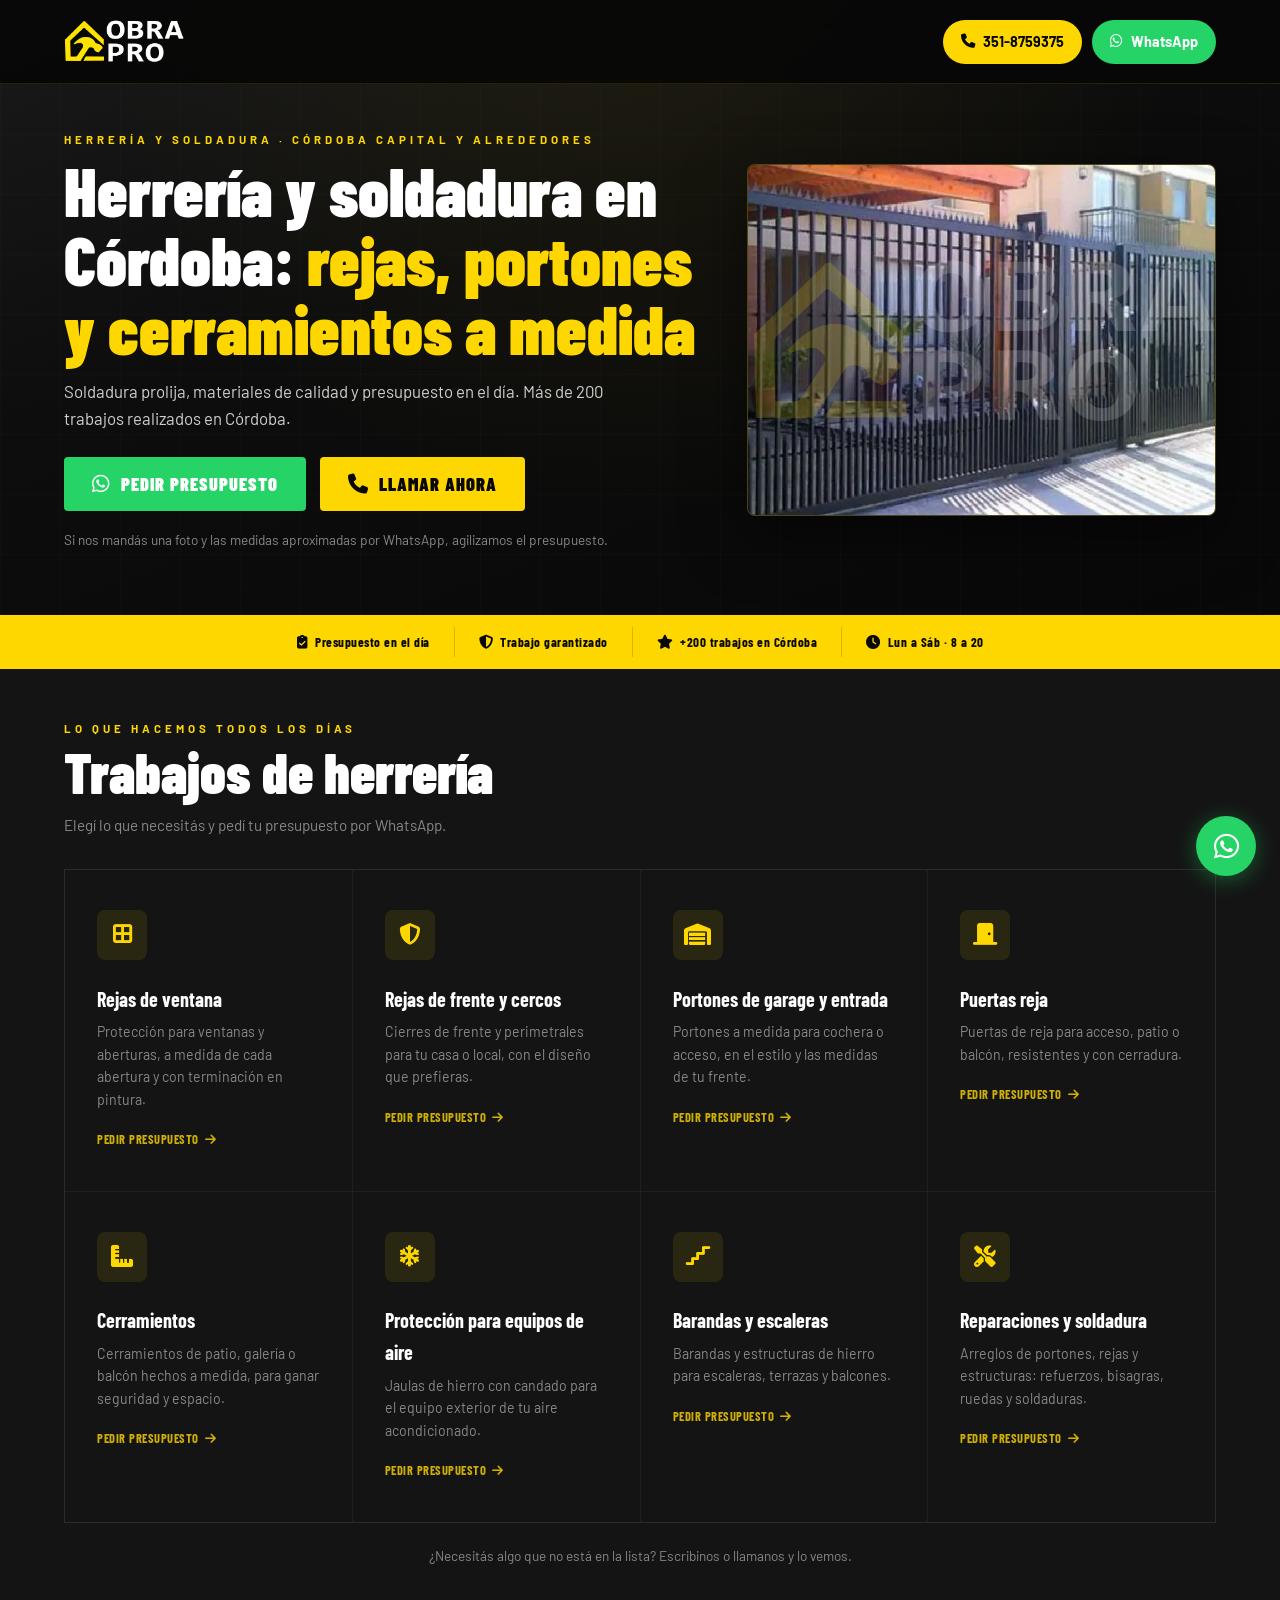
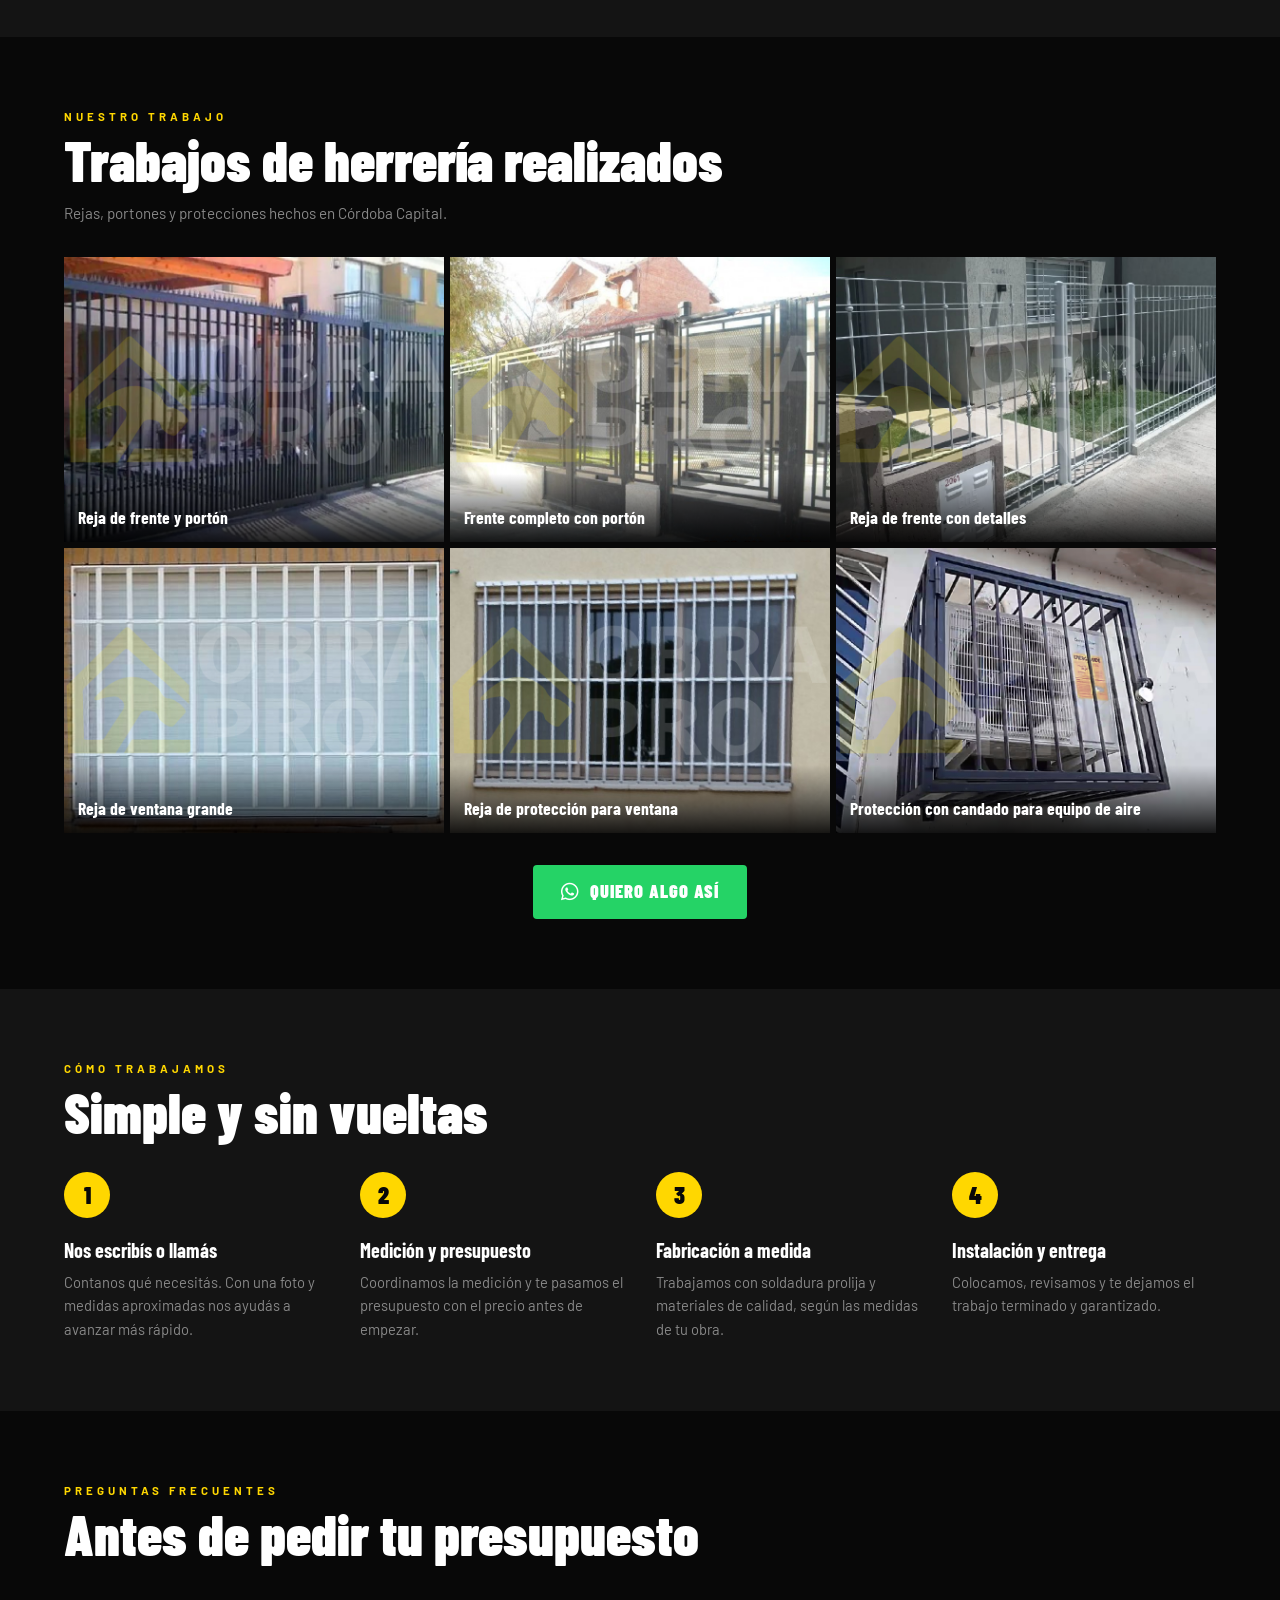
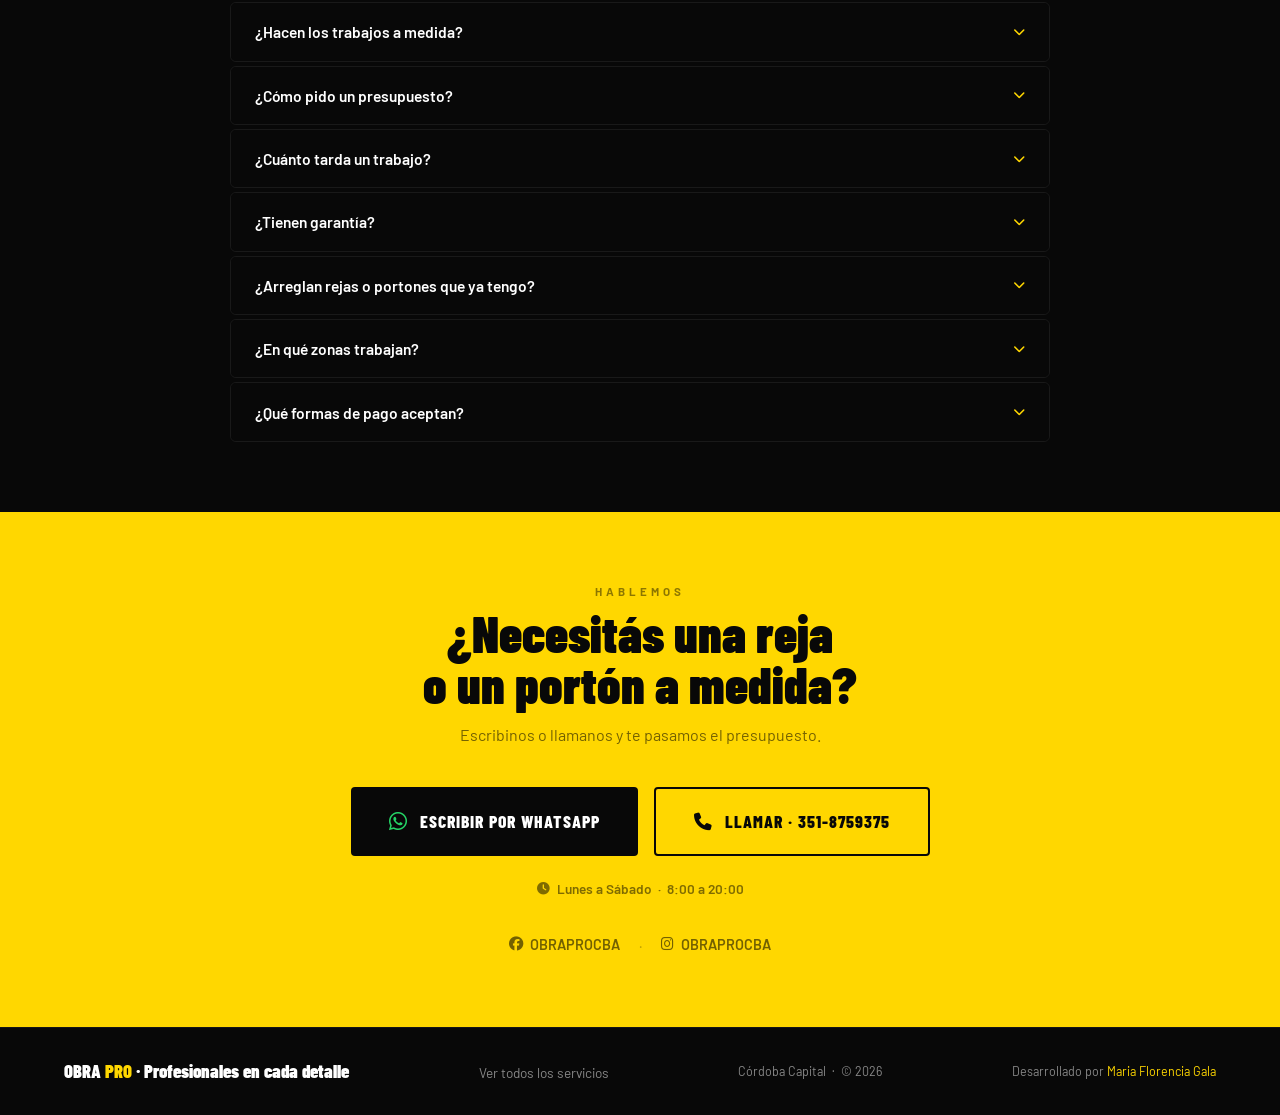
<file: herreria.html>
<!DOCTYPE html>
<html lang="es">
<head>
    <meta charset="UTF-8">
    <meta name="viewport" content="width=device-width, initial-scale=1.0">
    <title>Herrería y Soldadura en Córdoba | Rejas, Portones y Cerramientos a Medida — Obra Pro</title>
    <meta name="description" content="Rejas, portones y cerramientos a medida en Córdoba Capital. Soldadura prolija, materiales de calidad y presupuesto en el día. Llamá o escribinos por WhatsApp.">
    <link rel="icon" type="image/png" href="assets/favicon.png">
    <link rel="apple-touch-icon" href="assets/favicon.png">
    <link rel="canonical" href="https://obraprocba.netlify.app/herreria.html">
    <meta name="robots" content="index, follow">
    <meta name="theme-color" content="#FFD700">
    <meta property="og:type" content="website">
    <meta property="og:title" content="Herrería y Soldadura en Córdoba | Rejas, Portones y Cerramientos a Medida">
    <meta property="og:description" content="Rejas, portones y cerramientos a medida en Córdoba Capital. Soldadura prolija y presupuesto en el día.">
    <meta property="og:image" content="https://obraprocba.netlify.app/assets/trabajo-herreria2.jpg">
    <meta property="og:url" content="https://obraprocba.netlify.app/herreria.html">
    <meta property="og:locale" content="es_AR">
    <meta property="og:site_name" content="Obra Pro">
    <meta name="twitter:card" content="summary_large_image">

    <!-- Google tag (gtag.js) -->
    <script async src="https://www.googletagmanager.com/gtag/js?id=AW-18325401950"></script>
    <script>
        window.dataLayer = window.dataLayer || [];
        function gtag(){dataLayer.push(arguments);}
        gtag('js', new Date());
        gtag('config', 'AW-18325401950');
    </script>

    <!-- Meta Pixel Code -->
    <script>
        !function(f,b,e,v,n,t,s)
        {if(f.fbq)return;n=f.fbq=function(){n.callMethod?
            n.callMethod.apply(n,arguments):n.queue.push(arguments)};
            if(!f._fbq)f._fbq=n;n.push=n;n.loaded=!0;n.version='2.0';
    n.queue=[];t=b.createElement(e);t.async=!0;
    t.src=v;s=b.getElementsByTagName(e)[0];
    s.parentNode.insertBefore(t,s)}(window, document,'script',
    'https://connect.facebook.net/en_US/fbevents.js');
    fbq('init', '2622796324710042');
    fbq('track', 'PageView');
    </script>
    <noscript><img height="1" width="1" style="display:none"
    src="https://www.facebook.com/tr?id=2622796324710042&ev=PageView&noscript=1"
    /></noscript>
    <!-- End Meta Pixel Code -->

    <link rel="preconnect" href="https://fonts.googleapis.com">
    <link rel="preconnect" href="https://fonts.gstatic.com" crossorigin>
    <link href="https://fonts.googleapis.com/css2?family=Barlow+Condensed:wght@700;800;900&family=Barlow:wght@400;500;600&display=swap" rel="stylesheet">
    <link rel="stylesheet" href="https://cdnjs.cloudflare.com/ajax/libs/font-awesome/6.5.0/css/all.min.css">
    <link rel="stylesheet" href="styles.css">

    <style>
        /* ── Estilos propios de la landing de herrería (el resto viene de styles.css) ── */
        .hh-nav-actions { display: flex; align-items: center; gap: 10px; }
        .hh-nav-btn {
            display: inline-flex; align-items: center; gap: 8px;
            min-height: 44px; padding: 0 18px; border-radius: 50px;
            font-weight: 700; font-size: 0.9rem; text-decoration: none; white-space: nowrap;
            transition: opacity .2s;
        }
        .hh-nav-btn:hover { opacity: .88; }
        .hh-nav-btn.call { background: var(--yellow); color: var(--black); }
        .hh-nav-btn.wa { background: var(--wa); color: #fff; }

        .hh {
            padding: 130px 5% 64px;
            background:
                repeating-linear-gradient(90deg, rgba(255,255,255,0.015) 0px, rgba(255,255,255,0.015) 1px, transparent 1px, transparent 60px),
                repeating-linear-gradient(0deg, rgba(255,255,255,0.015) 0px, rgba(255,255,255,0.015) 1px, transparent 1px, transparent 60px),
                linear-gradient(160deg, #1a1a1a 0%, #0d0d0d 40%, #080808 100%);
            position: relative;
            overflow: hidden;
        }
        .hh::before {
            content: ''; position: absolute; inset: 0; pointer-events: none;
            background: radial-gradient(ellipse at 50% 0%, rgba(255,215,0,0.06) 0%, transparent 60%);
        }
        .hh-inner {
            position: relative; max-width: 1180px; margin: 0 auto;
            display: grid; grid-template-columns: 1.15fr .85fr; gap: 3rem; align-items: center;
        }
        .hh h1 {
            font-family: 'Barlow Condensed', sans-serif; font-weight: 900;
            font-size: clamp(2.3rem, 6vw, 4.2rem); line-height: 1.02; margin: .5rem 0 1rem;
        }
        .hh h1 span { color: var(--yellow); }
        .hh-sub { color: rgba(255,255,255,.8); font-size: 1.05rem; max-width: 36rem; margin-bottom: 1.6rem; }
        .hh-btns { display: flex; gap: .9rem; flex-wrap: wrap; }
        .hh-btn {
            display: inline-flex; align-items: center; justify-content: center; gap: 10px;
            min-height: 54px; padding: 0 28px; border-radius: 4px; text-decoration: none;
            font-family: 'Barlow Condensed', sans-serif; font-weight: 900; font-size: 1.15rem;
            letter-spacing: 1px; text-transform: uppercase; transition: all .2s;
        }
        .hh-btn i { font-size: 1.25rem; }
        .hh-btn.wa { background: var(--wa); color: #fff; }
        .hh-btn.call { background: var(--yellow); color: var(--black); }
        .hh-btn:hover { transform: translateY(-2px); box-shadow: 0 10px 30px rgba(0,0,0,.35); }
        .hh-note { margin-top: 1.1rem; color: var(--gray-light); font-size: .85rem; max-width: 34rem; }
        .hh-photo {
            border: 1px solid rgba(255,215,0,.25); border-radius: 8px; overflow: hidden;
            aspect-ratio: 4/3; background: #141414;
            box-shadow: 0 20px 60px rgba(0,0,0,.5);
        }
        .hh-photo img { width: 100%; height: 100%; object-fit: cover; display: block; }

        .jobs-hd, .gal-hd, .steps-hd { margin-bottom: 2rem; }
        .jobs-note { color: var(--gray-light); font-size: .85rem; margin-top: 1.4rem; text-align: center; }

        .gal { background: var(--black); }
        .gal-grid { display: grid; grid-template-columns: repeat(3, 1fr); gap: 6px; }
        .gal-item { position: relative; margin: 0; aspect-ratio: 4/3; overflow: hidden; background: #141414; }
        .gal-item img { width: 100%; height: 100%; object-fit: cover; display: block; transition: transform .4s; }
        .gal-item:hover img { transform: scale(1.04); }
        .gal-item figcaption {
            position: absolute; left: 0; right: 0; bottom: 0; padding: 1.8rem .9rem .7rem;
            background: linear-gradient(transparent, rgba(0,0,0,.88));
            font-family: 'Barlow Condensed', sans-serif; font-weight: 700; font-size: 1.1rem;
        }
        .gal-cta { text-align: center; margin-top: 2rem; }

        .steps { background: var(--gray-dark); }
        .steps-grid { display: grid; grid-template-columns: repeat(auto-fit, minmax(220px, 1fr)); gap: 2rem; }
        .step-num {
            width: 46px; height: 46px; border-radius: 50%; background: var(--yellow); color: var(--black);
            display: flex; align-items: center; justify-content: center; margin-bottom: 1rem;
            font-family: 'Barlow Condensed', sans-serif; font-weight: 900; font-size: 1.5rem;
        }
        .step-title { font-family: 'Barlow Condensed', sans-serif; font-weight: 700; font-size: 1.25rem; margin-bottom: .3rem; }
        .step-desc { color: var(--gray-light); font-size: .92rem; }

        .faq { background: var(--black); }

        .contact-btns { display: flex; gap: 1rem; justify-content: center; flex-wrap: wrap; margin-bottom: 1.4rem; }
        .contact-btns .btn-wa-big { margin-bottom: 0; }
        .btn-call-big {
            display: inline-flex; align-items: center; gap: 12px; text-decoration: none;
            padding: 18px 38px; border-radius: 4px; border: 2px solid var(--black); color: var(--black);
            font-family: 'Barlow Condensed', sans-serif; font-weight: 800; font-size: 1.1rem;
            letter-spacing: 1px; text-transform: uppercase; transition: all .2s;
        }
        .btn-call-big:hover { background: var(--black); color: var(--yellow); transform: translateY(-2px); }
        .f-links a { color: var(--gray-light); text-decoration: none; font-size: .85rem; }
        .f-links a:hover { color: var(--yellow); }

        .sticky-cta {
            display: none; position: fixed; left: 0; right: 0; bottom: 0; z-index: 997; gap: 8px;
            background: #0d0d0d; border-top: 1px solid rgba(255,215,0,.25);
            padding: 8px 5% calc(8px + env(safe-area-inset-bottom));
            box-shadow: 0 -4px 24px rgba(0,0,0,.5);
        }
        .sticky-cta a {
            flex: 1; display: flex; align-items: center; justify-content: center; gap: 8px;
            min-height: 48px; border-radius: 4px; text-decoration: none;
            font-family: 'Barlow Condensed', sans-serif; font-weight: 900; font-size: 1.05rem;
            letter-spacing: .5px; text-transform: uppercase;
        }
        .sticky-cta .c-call { background: var(--yellow); color: var(--black); }
        .sticky-cta .c-wa { background: var(--wa); color: #fff; }

        @media (max-width: 820px) {
            .hh { padding: 112px 5% 44px; }
            .hh-inner { grid-template-columns: 1fr; }
            .hh-photo { display: none; }
            .hh-nav-btn.wa { display: none; }
            .gal-grid { grid-template-columns: repeat(2, 1fr); }
            .sticky-cta { display: flex; }
            body { padding-bottom: 72px; }
            .wa-float { display: none; }
        }
        @media (max-width: 480px) {
            .hh-btns { flex-direction: column; }
            .hh-btn { width: 100%; }
            .gal-grid { grid-template-columns: 1fr; }
            .contact-btns a { width: 100%; justify-content: center; }
        }
    </style>
    <noscript><style>.anim { opacity: 1; transform: none; }</style></noscript>
</head>
<body>

<!-- ── NAV ── -->
<nav id="nav">
    <a href="#inicio" class="nav-logo">
        <img src="assets/logo.png" alt="Obra Pro" width="180" height="45">
    </a>
    <div class="hh-nav-actions">
        <a href="tel:+5493518759375" class="hh-nav-btn call" aria-label="Llamar a Obra Pro"><i class="fas fa-phone"></i> 351-8759375</a>
        <a href="https://wa.me/5493518759375?text=Hola%20Obra%20Pro!%20Quiero%20presupuesto%20de%20herrer%C3%ADa.%20(HERR)" class="hh-nav-btn wa" target="_blank" rel="noopener"><i class="fab fa-whatsapp"></i> WhatsApp</a>
    </div>
</nav>

<!-- ── HERO ── -->
<header class="hh" id="inicio">
    <div class="hh-inner">
        <div>
            <div class="s-label">Herrería y soldadura · Córdoba Capital y alrededores</div>
            <h1>Herrería y soldadura en Córdoba: <span>rejas, portones y cerramientos a medida</span></h1>
            <p class="hh-sub">Soldadura prolija, materiales de calidad y presupuesto en el día. Más de 200 trabajos realizados en Córdoba.</p>
            <div class="hh-btns">
                <a href="https://wa.me/5493518759375?text=Hola%20Obra%20Pro!%20Quiero%20presupuesto%20de%20herrer%C3%ADa.%20(HERR)" class="hh-btn wa" target="_blank" rel="noopener"><i class="fab fa-whatsapp"></i> Pedir presupuesto</a>
                <a href="tel:+5493518759375" class="hh-btn call"><i class="fas fa-phone"></i> Llamar ahora</a>
            </div>
            <p class="hh-note">Si nos mandás una foto y las medidas aproximadas por WhatsApp, agilizamos el presupuesto.</p>
        </div>
        <div class="hh-photo">
            <img src="assets/trabajo-herreria2.jpg" alt="Reja de frente y portón de hierro negro hechos a medida en Córdoba" width="800" height="600" loading="lazy" decoding="async">
        </div>
    </div>
</header>

<!-- ── TRUST STRIP ── -->
<div class="trust-strip">
    <div class="trust-item"><i class="fas fa-clipboard-check"></i> Presupuesto en el día</div>
    <div class="trust-item"><i class="fas fa-shield-alt"></i> Trabajo garantizado</div>
    <div class="trust-item"><i class="fas fa-star"></i> +200 trabajos en Córdoba</div>
    <div class="trust-item"><i class="fas fa-clock"></i> Lun a Sáb · 8 a 20</div>
</div>

<!-- ── TRABAJOS COTIDIANOS ── -->
<section class="services" id="trabajos-que-hacemos">
    <div class="jobs-hd">
        <div class="s-label">Lo que hacemos todos los días</div>
        <h2 class="s-title">Trabajos de herrería</h2>
        <p class="s-sub">Elegí lo que necesitás y pedí tu presupuesto por WhatsApp.</p>
    </div>

    <div class="srv-grid">
        <div class="srv-card anim">
            <div class="srv-icon"><i class="fas fa-border-all"></i></div>
            <h3 class="srv-name">Rejas de ventana</h3>
            <p class="srv-desc">Protección para ventanas y aberturas, a medida de cada abertura y con terminación en pintura.</p>
            <a href="https://wa.me/5493518759375?text=Hola%20Obra%20Pro!%20Quiero%20presupuesto%20de%20rejas%20de%20ventana.%20(HERR)" class="srv-cta" target="_blank" rel="noopener">Pedir presupuesto <i class="fas fa-arrow-right"></i></a>
        </div>
        <div class="srv-card anim">
            <div class="srv-icon"><i class="fas fa-shield-halved"></i></div>
            <h3 class="srv-name">Rejas de frente y cercos</h3>
            <p class="srv-desc">Cierres de frente y perimetrales para tu casa o local, con el diseño que prefieras.</p>
            <a href="https://wa.me/5493518759375?text=Hola%20Obra%20Pro!%20Quiero%20presupuesto%20de%20reja%20de%20frente%20o%20cerco.%20(HERR)" class="srv-cta" target="_blank" rel="noopener">Pedir presupuesto <i class="fas fa-arrow-right"></i></a>
        </div>
        <div class="srv-card anim">
            <div class="srv-icon"><i class="fas fa-warehouse"></i></div>
            <h3 class="srv-name">Portones de garage y entrada</h3>
            <p class="srv-desc">Portones a medida para cochera o acceso, en el estilo y las medidas de tu frente.</p>
            <a href="https://wa.me/5493518759375?text=Hola%20Obra%20Pro!%20Quiero%20presupuesto%20de%20port%C3%B3n.%20(HERR)" class="srv-cta" target="_blank" rel="noopener">Pedir presupuesto <i class="fas fa-arrow-right"></i></a>
        </div>
        <div class="srv-card anim">
            <div class="srv-icon"><i class="fas fa-door-closed"></i></div>
            <h3 class="srv-name">Puertas reja</h3>
            <p class="srv-desc">Puertas de reja para acceso, patio o balcón, resistentes y con cerradura.</p>
            <a href="https://wa.me/5493518759375?text=Hola%20Obra%20Pro!%20Quiero%20presupuesto%20de%20puerta%20reja.%20(HERR)" class="srv-cta" target="_blank" rel="noopener">Pedir presupuesto <i class="fas fa-arrow-right"></i></a>
        </div>
        <div class="srv-card anim">
            <div class="srv-icon"><i class="fas fa-ruler-combined"></i></div>
            <h3 class="srv-name">Cerramientos</h3>
            <p class="srv-desc">Cerramientos de patio, galería o balcón hechos a medida, para ganar seguridad y espacio.</p>
            <a href="https://wa.me/5493518759375?text=Hola%20Obra%20Pro!%20Quiero%20presupuesto%20de%20cerramiento.%20(HERR)" class="srv-cta" target="_blank" rel="noopener">Pedir presupuesto <i class="fas fa-arrow-right"></i></a>
        </div>
        <div class="srv-card anim">
            <div class="srv-icon"><i class="fas fa-snowflake"></i></div>
            <h3 class="srv-name">Protección para equipos de aire</h3>
            <p class="srv-desc">Jaulas de hierro con candado para el equipo exterior de tu aire acondicionado.</p>
            <a href="https://wa.me/5493518759375?text=Hola%20Obra%20Pro!%20Quiero%20presupuesto%20de%20protecci%C3%B3n%20para%20equipo%20de%20aire.%20(HERR)" class="srv-cta" target="_blank" rel="noopener">Pedir presupuesto <i class="fas fa-arrow-right"></i></a>
        </div>
        <div class="srv-card anim">
            <div class="srv-icon"><i class="fas fa-stairs"></i></div>
            <h3 class="srv-name">Barandas y escaleras</h3>
            <p class="srv-desc">Barandas y estructuras de hierro para escaleras, terrazas y balcones.</p>
            <a href="https://wa.me/5493518759375?text=Hola%20Obra%20Pro!%20Quiero%20presupuesto%20de%20baranda%20o%20escalera.%20(HERR)" class="srv-cta" target="_blank" rel="noopener">Pedir presupuesto <i class="fas fa-arrow-right"></i></a>
        </div>
        <div class="srv-card anim">
            <div class="srv-icon"><i class="fas fa-screwdriver-wrench"></i></div>
            <h3 class="srv-name">Reparaciones y soldadura</h3>
            <p class="srv-desc">Arreglos de portones, rejas y estructuras: refuerzos, bisagras, ruedas y soldaduras.</p>
            <a href="https://wa.me/5493518759375?text=Hola%20Obra%20Pro!%20Quiero%20presupuesto%20de%20reparaci%C3%B3n%20o%20soldadura.%20(HERR)" class="srv-cta" target="_blank" rel="noopener">Pedir presupuesto <i class="fas fa-arrow-right"></i></a>
        </div>
    </div>
    <p class="jobs-note">¿Necesitás algo que no está en la lista? Escribinos o llamanos y lo vemos.</p>
</section>

<!-- ── GALERÍA ── -->
<section class="gal" id="galeria">
    <div class="gal-hd">
        <div class="s-label">Nuestro trabajo</div>
        <h2 class="s-title">Trabajos de herrería realizados</h2>
        <p class="s-sub">Rejas, portones y protecciones hechos en Córdoba Capital.</p>
    </div>

    <div class="gal-grid">
        <figure class="gal-item anim">
            <img src="assets/trabajo-herreria2.jpg" alt="Reja de frente y portón de hierro negro con lanzas" width="800" height="600" loading="lazy" decoding="async">
            <figcaption>Reja de frente y portón</figcaption>
        </figure>
        <figure class="gal-item anim">
            <img src="assets/trabajo-herreria6.jpg" alt="Frente completo con portón y reja de diseño en hierro negro" width="800" height="600" loading="lazy" decoding="async">
            <figcaption>Frente completo con portón</figcaption>
        </figure>
        <figure class="gal-item anim">
            <img src="assets/trabajo-herreria3.jpg" alt="Reja de frente blanca con detalles decorativos" width="800" height="600" loading="lazy" decoding="async">
            <figcaption>Reja de frente con detalles</figcaption>
        </figure>
        <figure class="gal-item anim">
            <img src="assets/trabajo-herreria1.jpg" alt="Reja blanca de ventana grande con travesaños" width="800" height="600" loading="lazy" decoding="async">
            <figcaption>Reja de ventana grande</figcaption>
        </figure>
        <figure class="gal-item anim">
            <img src="assets/trabajo-herreria4.jpg" alt="Reja blanca de protección en ventana corrediza" width="800" height="600" loading="lazy" decoding="async">
            <figcaption>Reja de protección para ventana</figcaption>
        </figure>
        <figure class="gal-item anim">
            <img src="assets/trabajo-herreria5.jpg" alt="Jaula de hierro con candado para proteger un equipo de aire acondicionado" width="800" height="600" loading="lazy" decoding="async">
            <figcaption>Protección con candado para equipo de aire</figcaption>
        </figure>
    </div>

    <div class="gal-cta">
        <a href="https://wa.me/5493518759375?text=Hola%20Obra%20Pro!%20Vi%20sus%20trabajos%20de%20herrer%C3%ADa%20y%20quiero%20presupuesto.%20(HERR)" class="hh-btn wa" target="_blank" rel="noopener"><i class="fab fa-whatsapp"></i> Quiero algo así</a>
    </div>
</section>

<!-- ── CÓMO TRABAJAMOS ── -->
<section class="steps" id="como-trabajamos">
    <div class="steps-hd">
        <div class="s-label">Cómo trabajamos</div>
        <h2 class="s-title">Simple y sin vueltas</h2>
    </div>
    <div class="steps-grid">
        <div class="anim">
            <div class="step-num">1</div>
            <div class="step-title">Nos escribís o llamás</div>
            <p class="step-desc">Contanos qué necesitás. Con una foto y medidas aproximadas nos ayudás a avanzar más rápido.</p>
        </div>
        <div class="anim">
            <div class="step-num">2</div>
            <div class="step-title">Medición y presupuesto</div>
            <p class="step-desc">Coordinamos la medición y te pasamos el presupuesto con el precio antes de empezar.</p>
        </div>
        <div class="anim">
            <div class="step-num">3</div>
            <div class="step-title">Fabricación a medida</div>
            <p class="step-desc">Trabajamos con soldadura prolija y materiales de calidad, según las medidas de tu obra.</p>
        </div>
        <div class="anim">
            <div class="step-num">4</div>
            <div class="step-title">Instalación y entrega</div>
            <p class="step-desc">Colocamos, revisamos y te dejamos el trabajo terminado y garantizado.</p>
        </div>
    </div>
</section>

<!-- ── FAQ ── -->
<section class="faq" id="faq">
    <div class="faq-hd">
        <div class="s-label">Preguntas frecuentes</div>
        <h2 class="s-title">Antes de pedir tu presupuesto</h2>
    </div>
    <div class="faq-list">
        <div class="faq-item">
            <button class="faq-question">¿Hacen los trabajos a medida? <i class="fas fa-chevron-down faq-icon"></i></button>
            <div class="faq-answer">Sí. Rejas, portones y cerramientos se fabrican a medida, según las dimensiones de tu abertura, frente o patio y el diseño que prefieras.</div>
        </div>
        <div class="faq-item">
            <button class="faq-question">¿Cómo pido un presupuesto? <i class="fas fa-chevron-down faq-icon"></i></button>
            <div class="faq-answer">Escribinos por WhatsApp o llamanos al 351-8759375. Si nos mandás una foto y las medidas aproximadas, avanzamos más rápido. Coordinamos la medición y te pasamos el presupuesto antes de empezar.</div>
        </div>
        <div class="faq-item">
            <button class="faq-question">¿Cuánto tarda un trabajo? <i class="fas fa-chevron-down faq-icon"></i></button>
            <div class="faq-answer">Depende del tipo y del tamaño del trabajo. Siempre te damos un tiempo estimado antes de empezar.</div>
        </div>
        <div class="faq-item">
            <button class="faq-question">¿Tienen garantía? <i class="fas fa-chevron-down faq-icon"></i></button>
            <div class="faq-answer">Sí, todos nuestros trabajos tienen garantía. El plazo depende del tipo de trabajo y te lo informamos en el presupuesto.</div>
        </div>
        <div class="faq-item">
            <button class="faq-question">¿Arreglan rejas o portones que ya tengo? <i class="fas fa-chevron-down faq-icon"></i></button>
            <div class="faq-answer">Sí, hacemos reparaciones y soldaduras. Mandanos una foto por WhatsApp y te decimos qué se puede hacer.</div>
        </div>
        <div class="faq-item">
            <button class="faq-question">¿En qué zonas trabajan? <i class="fas fa-chevron-down faq-icon"></i></button>
            <div class="faq-answer">Trabajamos en Córdoba Capital y alrededores. Escribinos con tu barrio y confirmamos.</div>
        </div>
        <div class="faq-item">
            <button class="faq-question">¿Qué formas de pago aceptan? <i class="fas fa-chevron-down faq-icon"></i></button>
            <div class="faq-answer">Aceptamos efectivo y transferencia bancaria. Consultanos por otras modalidades al pedir tu presupuesto.</div>
        </div>
    </div>
</section>

<!-- ── CONTACTO ── -->
<section class="contact" id="contacto">
    <div class="s-label">Hablemos</div>
    <h2 class="s-title">¿Necesitás una reja<br>o un portón a medida?</h2>
    <p class="contact-sub">Escribinos o llamanos y te pasamos el presupuesto.</p>

    <div class="contact-btns">
        <a href="https://wa.me/5493518759375?text=Hola%20Obra%20Pro!%20Quiero%20presupuesto%20de%20herrer%C3%ADa.%20(HERR)" class="btn-wa-big" target="_blank" rel="noopener">
            <i class="fab fa-whatsapp"></i> Escribir por WhatsApp
        </a>
        <a href="tel:+5493518759375" class="btn-call-big"><i class="fas fa-phone"></i> Llamar · 351-8759375</a>
    </div>

    <div class="contact-hours">
        <i class="fas fa-clock"></i> Lunes a Sábado &nbsp;·&nbsp; 8:00 a 20:00
    </div>

    <div class="socials">
        <a href="https://www.facebook.com/obraprocba" class="social-a" target="_blank" rel="noopener"><i class="fab fa-facebook"></i> OBRAPROCBA</a>
        <span class="social-sep">·</span>
        <a href="https://www.instagram.com/obraprocba" class="social-a" target="_blank" rel="noopener"><i class="fab fa-instagram"></i> OBRAPROCBA</a>
    </div>
</section>

<!-- ── FOOTER ── -->
<footer>
    <div class="f-brand">OBRA <span>PRO</span> · Profesionales en cada detalle</div>
    <div class="f-links"><a href="index.html#servicios">Ver todos los servicios</a></div>
    <div class="f-copy">Córdoba Capital &nbsp;·&nbsp; © 2026</div>
    <div class="f-credit">
        Desarrollado por <a href="https://mariaflorenciagala.netlify.app/" target="_blank" rel="noopener">Maria Florencia Gala</a>
    </div>
</footer>

<!-- ── BARRA FIJA MÓVIL: LLAMAR + WHATSAPP ── -->
<div class="sticky-cta">
    <a href="tel:+5493518759375" class="c-call"><i class="fas fa-phone"></i> Llamar</a>
    <a href="https://wa.me/5493518759375?text=Hola%20Obra%20Pro!%20Quiero%20presupuesto%20de%20herrer%C3%ADa.%20(HERR)" class="c-wa" target="_blank" rel="noopener"><i class="fab fa-whatsapp"></i> WhatsApp</a>
</div>

<!-- ── WA FLOTANTE (solo escritorio) ── -->
<a href="https://wa.me/5493518759375?text=Hola%20Obra%20Pro!%20Quiero%20presupuesto%20de%20herrer%C3%ADa.%20(HERR)"
   class="wa-float" target="_blank" rel="noopener" title="Escribir por WhatsApp" aria-label="Escribir por WhatsApp">
    <i class="fab fa-whatsapp"></i>
</a>

<script type="application/ld+json">
{
  "@context": "https://schema.org",
  "@type": "HomeAndConstructionBusiness",
  "name": "Obra Pro — Herrería y Soldadura",
  "description": "Rejas, portones y cerramientos a medida en Córdoba Capital. Soldadura prolija, materiales de calidad y presupuesto en el día.",
  "url": "https://obraprocba.netlify.app/herreria.html",
  "telephone": "+5493518759375",
  "image": "https://obraprocba.netlify.app/assets/trabajo-herreria2.jpg",
  "priceRange": "$$",
  "openingHours": ["Mo-Sa 08:00-20:00"],
  "address": { "@type": "PostalAddress", "addressLocality": "Córdoba", "addressRegion": "Córdoba", "addressCountry": "AR" },
  "areaServed": "Córdoba Capital",
  "hasOfferCatalog": {
    "@type": "OfferCatalog",
    "name": "Servicios de herrería",
    "itemListElement": [
      { "@type": "Offer", "itemOffered": { "@type": "Service", "name": "Rejas de ventana" } },
      { "@type": "Offer", "itemOffered": { "@type": "Service", "name": "Rejas de frente y cercos" } },
      { "@type": "Offer", "itemOffered": { "@type": "Service", "name": "Portones de garage y entrada" } },
      { "@type": "Offer", "itemOffered": { "@type": "Service", "name": "Cerramientos a medida" } },
      { "@type": "Offer", "itemOffered": { "@type": "Service", "name": "Reparaciones y soldadura" } }
    ]
  },
  "sameAs": ["https://www.facebook.com/obraprocba", "https://www.instagram.com/obraprocba"]
}
</script>

<script>
    // Código de campaña en el mensaje de WhatsApp:
    //   (G-HERR) = llegó desde Google Ads   ·   (HERR) = llegó por otro camino (directo, orgánico, redes)
    (function () {
        var fromAds = /[?&](gclid|gbraid|wbraid)=|[?&]utm_source=google/i.test(location.search);
        if (!fromAds) return;
        document.querySelectorAll('a[href*="wa.me"]').forEach(function (a) {
            a.setAttribute('href', a.getAttribute('href').replace('(HERR)', '(G-HERR)'));
        });
    })();

    // Conversiones: WhatsApp y llamadas (un solo listener para todos los botones)
    (function () {
        var LEAD = 'AW-18325401950/A92PCLOLnfEcEN7inaJE';
        // Si creás en Google Ads una conversión aparte para llamadas, pegá acá su etiqueta
        // (por ejemplo 'AW-18325401950/xxxxxxxx') para medirlas por separado. Si queda vacío, cuentan como LEAD.
        var CALL = '';
        document.querySelectorAll('a[href*="wa.me"], a[href^="tel:"]').forEach(function (a) {
            a.addEventListener('click', function () {
                var isCall = (a.getAttribute('href') || '').indexOf('tel:') === 0;
                if (typeof gtag === 'function') {
                    gtag('event', 'conversion', { send_to: (isCall && CALL) ? CALL : LEAD });
                }
                if (typeof fbq === 'function') { fbq('track', isCall ? 'Contact' : 'Lead'); }
            });
        });
    })();

    // FAQ
    document.querySelectorAll('.faq-question').forEach(function (btn) {
        btn.setAttribute('aria-expanded', 'false');
        btn.addEventListener('click', function () {
            var answer = btn.nextElementSibling;
            var isActive = btn.classList.contains('active');
            document.querySelectorAll('.faq-question').forEach(function (b) {
                b.classList.remove('active');
                b.setAttribute('aria-expanded', 'false');
                b.nextElementSibling.classList.remove('open');
            });
            if (!isActive) {
                btn.classList.add('active');
                btn.setAttribute('aria-expanded', 'true');
                answer.classList.add('open');
            }
        });
    });

    // Animaciones al hacer scroll
    if ('IntersectionObserver' in window) {
        var observer = new IntersectionObserver(function (entries) {
            entries.forEach(function (e) {
                if (e.isIntersecting) { e.target.classList.add('visible'); observer.unobserve(e.target); }
            });
        }, { threshold: 0.08 });
        document.querySelectorAll('.anim').forEach(function (el) { observer.observe(el); });
    } else {
        document.querySelectorAll('.anim').forEach(function (el) { el.classList.add('visible'); });
    }
</script>

</body>
</html>
</file>
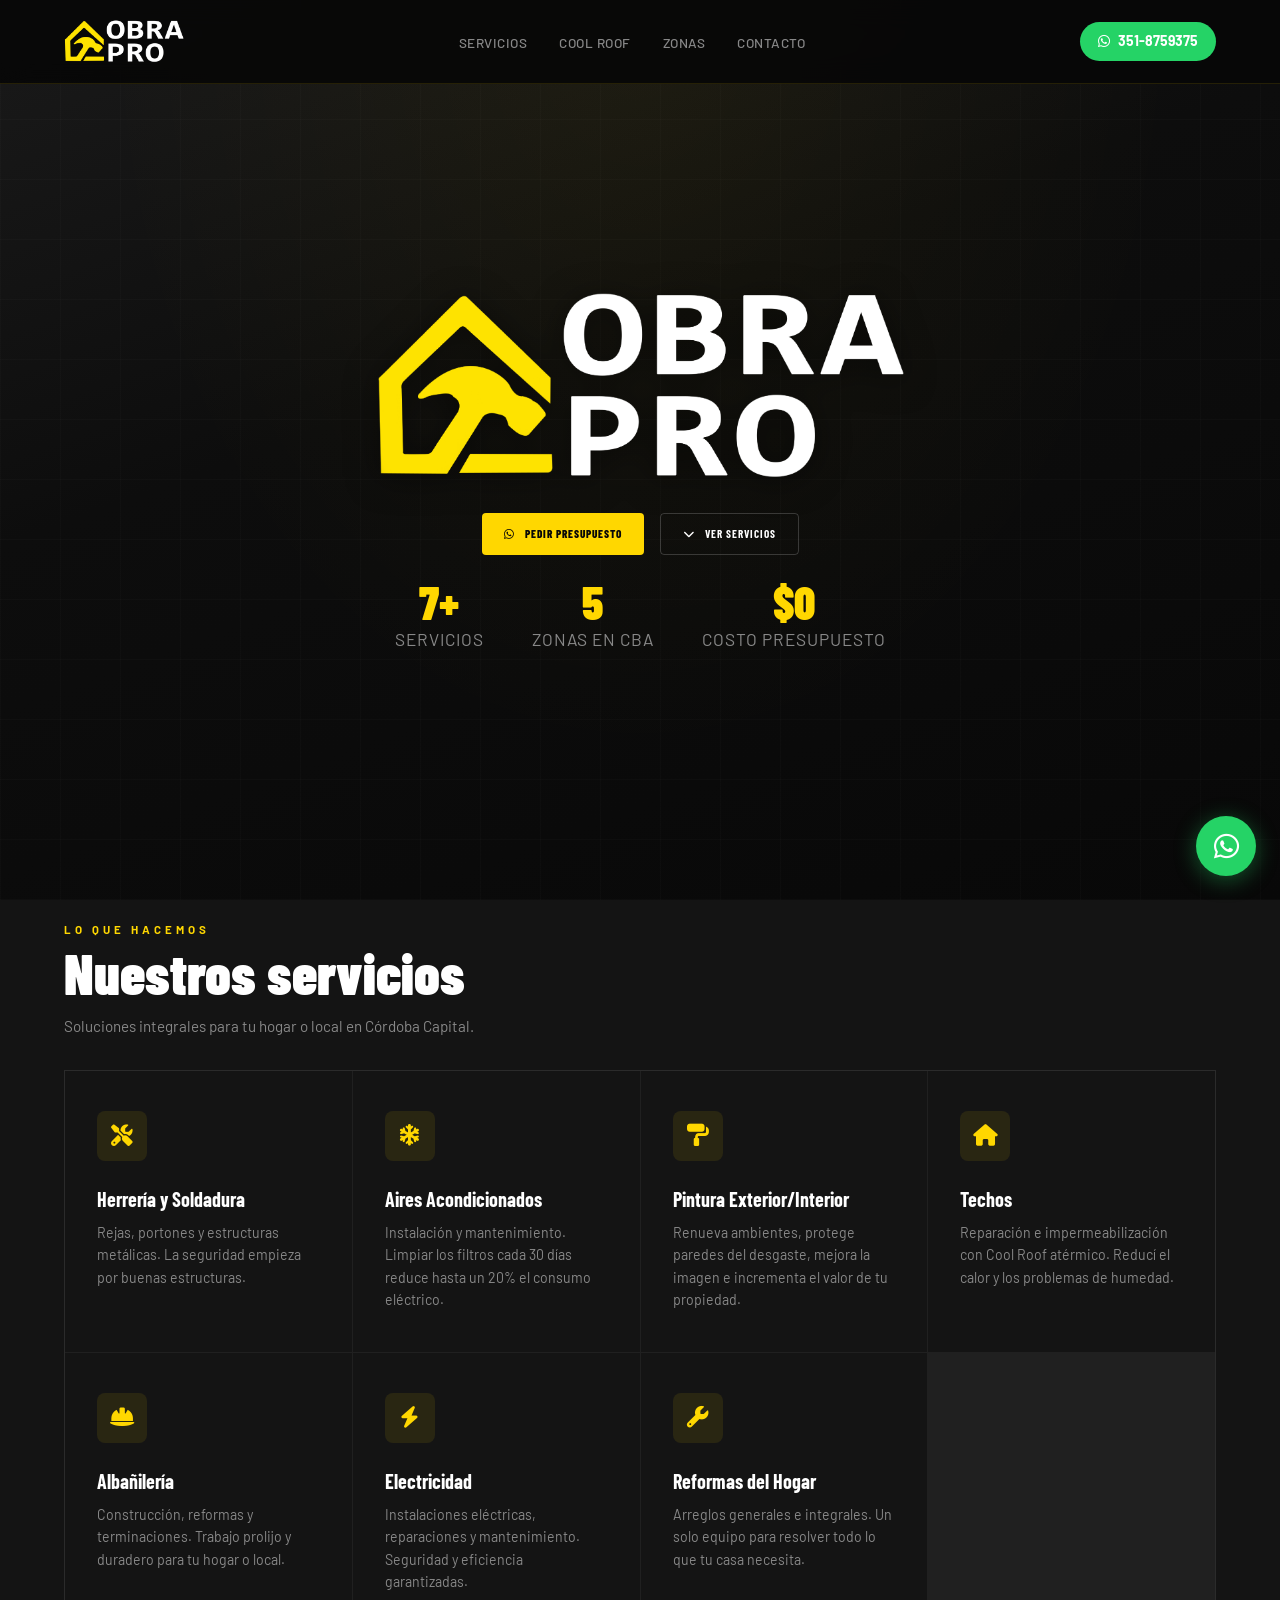
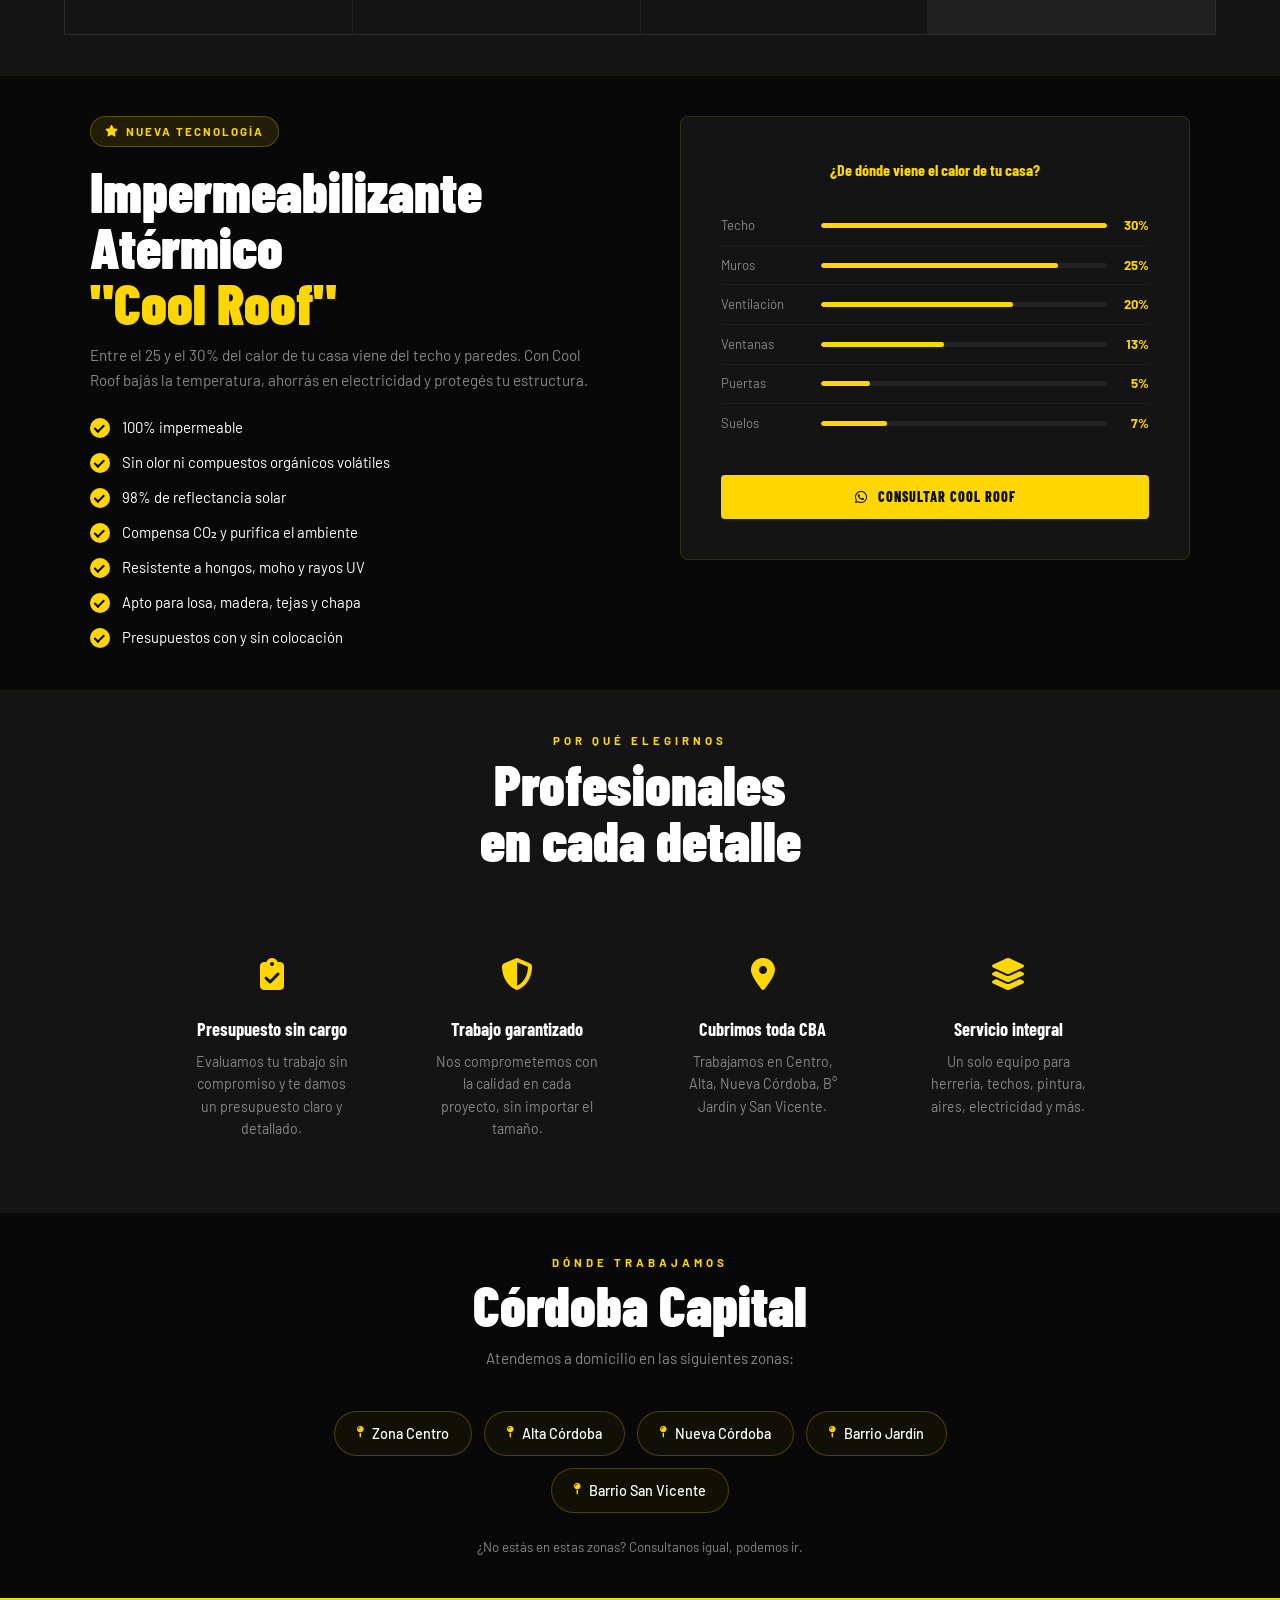
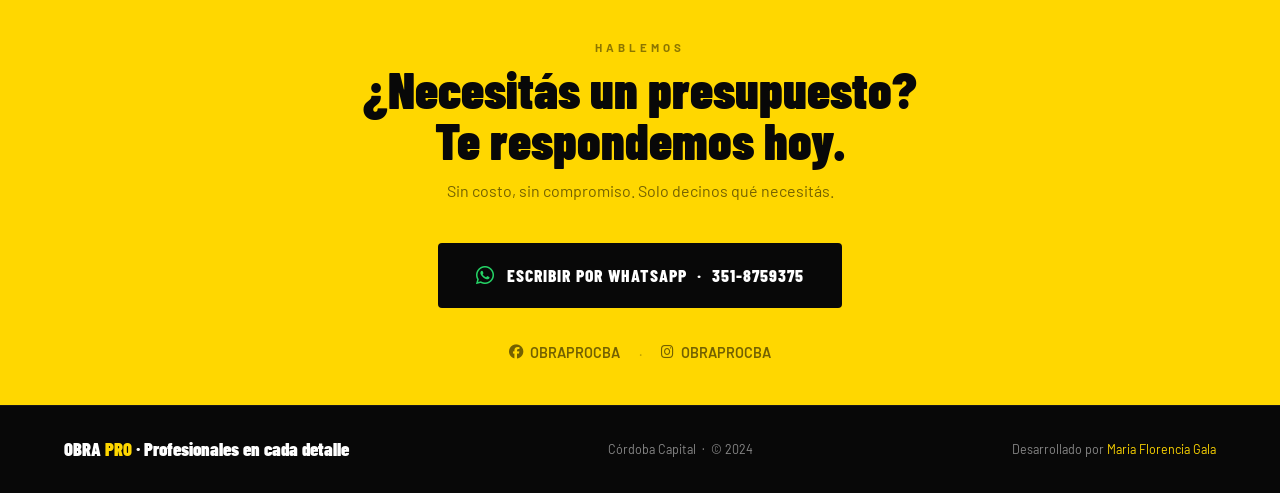
<file: obrapro.html>
<!DOCTYPE html>
<html lang="es">
<head>
    <meta charset="UTF-8">
    <meta name="viewport" content="width=device-width, initial-scale=1.0">
    <title>Obra Pro — Profesionales en Cada Detalle | Córdoba</title>
    <meta name="description" content="Herrería, soldadura, aires acondicionados, pintura, techos, reformas y electricidad en Córdoba Capital. Presupuestos sin cargo. WhatsApp: 351-8759375">
    <link rel="icon" type="image/png" href="assets/favicon.png">
    <link rel="preconnect" href="https://fonts.googleapis.com">
    <link rel="preconnect" href="https://fonts.gstatic.com" crossorigin>
    <link href="https://fonts.googleapis.com/css2?family=Barlow+Condensed:wght@400;600;700;800;900&family=Barlow:wght@400;500;600&display=swap" rel="stylesheet">
    <link rel="stylesheet" href="https://cdnjs.cloudflare.com/ajax/libs/font-awesome/6.5.0/css/all.min.css">
    <style>
        *, *::before, *::after { box-sizing: border-box; margin: 0; padding: 0; }

        :root {
            --yellow: #FFD700;
            --yellow-dark: #e6c200;
            --black: #080808;
            --gray-dark: #141414;
            --gray-mid: #1f1f1f;
            --gray-light: #888;
            --white: #fff;
            --wa: #25D366;
        }

        html { scroll-behavior: smooth; }

        body {
            font-family: 'Barlow', sans-serif;
            background: var(--black);
            color: var(--white);
            line-height: 1.6;
            overflow-x: hidden;
        }

        /* ── NAV ─────────────────────────── */
        nav {
            position: fixed;
            top: 0; left: 0; right: 0;
            z-index: 100;
            background: rgba(8,8,8,0.96);
            backdrop-filter: blur(14px);
            border-bottom: 1px solid rgba(255,215,0,0.12);
            padding: 0 5%;
            height: 84px;
            display: flex;
            align-items: center;
            justify-content: space-between;
            transition: border-color 0.3s;
        }

        .nav-logo {
            display: flex;
            align-items: center;
            gap: 10px;
            text-decoration: none;
        }

        .nav-logo img { height: 45px; width: auto; }

        .nav-brand {
            font-family: 'Barlow Condensed', sans-serif;
            font-weight: 900;
            font-size: 1.35rem;
            color: var(--white);
            letter-spacing: 0.5px;
            line-height: 1;
        }
        .nav-brand span { color: var(--yellow); }

        .nav-sub {
            font-size: 0.52rem;
            color: var(--gray-light);
            letter-spacing: 2.5px;
            text-transform: uppercase;
            line-height: 1;
            margin-top: 2px;
        }

        .nav-links {
            display: flex;
            gap: 2rem;
            list-style: none;
        }
        .nav-links a {
            color: var(--gray-light);
            text-decoration: none;
            font-size: 0.85rem;
            font-weight: 500;
            text-transform: uppercase;
            letter-spacing: 0.5px;
            transition: color 0.2s;
        }
        .nav-links a:hover { color: var(--yellow); }

        .nav-wa {
            display: flex;
            align-items: center;
            gap: 8px;
            background: var(--wa);
            color: white;
            text-decoration: none;
            padding: 8px 18px;
            border-radius: 50px;
            font-weight: 700;
            font-size: 0.88rem;
            transition: opacity 0.2s;
        }
        .nav-wa:hover { opacity: 0.88; }

        /* ── HERO ─────────────────────────── */
        .hero {
            min-height: 100vh;
            background:
                repeating-linear-gradient(
                    90deg,
                    rgba(255,255,255,0.015) 0px,
                    rgba(255,255,255,0.015) 1px,
                    transparent 1px,
                    transparent 60px
                ),
                repeating-linear-gradient(
                    0deg,
                    rgba(255,255,255,0.015) 0px,
                    rgba(255,255,255,0.015) 1px,
                    transparent 1px,
                    transparent 60px
                ),
                linear-gradient(160deg, #1a1a1a 0%, #0d0d0d 40%, #080808 100%);
            display: flex;
            flex-direction: column;
            align-items: center;
            justify-content: center;
            text-align: center;
            padding: 110px 5% 70px;
            position: relative;
            overflow: hidden;
        }

        .hero::before {
            content: '';
            position: absolute;
            inset: 0;
            background: radial-gradient(ellipse at 50% 0%, rgba(255,215,0,0.05) 0%, transparent 60%);
            pointer-events: none;
        }

        .hero-content {
            position: relative;
            z-index: 1;
            display: flex;
            flex-direction: column;
            align-items: center;
        }

        .hero-logo-img {
            height: 200px;
            width: auto;
            max-width: 90vw;
            margin-bottom: 5%;
            animation: fadeInDown 0.7s ease;
            filter: drop-shadow(0 4px 16px rgba(0,0,0,0.5));
        }

        .hero h1 {
            font-family: 'Barlow Condensed', sans-serif;
            font-weight: 900;
            font-size: clamp(3.5rem, 9vw, 7rem);
            line-height: 0.92;
            letter-spacing: -1px;
            animation: fadeInUp 0.7s ease 0.1s both;
            text-shadow: 0 2px 20px rgba(0,0,0,0.5);
        }
        .hero h1 .hl { color: var(--yellow); display: block; }

        .hero-tag {
            font-size: clamp(0.75rem, 1.8vw, 0.9rem);
            color: rgba(255,255,255,0.75);
            letter-spacing: 4px;
            text-transform: uppercase;
            margin: 1.2rem 0 1.8rem;
            animation: fadeInUp 0.7s ease 0.18s both;
        }

        .hero-badge {
            display: inline-flex;
            align-items: center;
            gap: 8px;
            background: rgba(255,215,0,0.15);
            border: 1px solid rgba(255,215,0,0.4);
            color: var(--yellow);
            padding: 8px 22px;
            border-radius: 50px;
            font-size: 0.88rem;
            font-weight: 600;
            margin-bottom: 2.2rem;
            animation: fadeInUp 0.7s ease 0.22s both;
            backdrop-filter: blur(6px);
        }

        .hero-btns {
            display: flex;
            gap: 1rem;
            flex-wrap: wrap;
            justify-content: center;
            margin-top: 0;
            animation: fadeInUp 0.7s ease 0.28s both;
        }

        .btn-y {
            display: inline-flex;
            align-items: center;
            gap: 10px;
            background: var(--yellow);
            color: var(--black);
            text-decoration: none;
            padding: 11px 22px;
            border-radius: 4px;
            font-weight: 800;
            font-size: 0.7rem;
            font-family: 'Barlow Condensed', sans-serif;
            letter-spacing: 1px;
            text-transform: uppercase;
            transition: all 0.2s;
        }
        .btn-y:hover {
            background: var(--yellow-dark);
            transform: translateY(-2px);
            box-shadow: 0 10px 32px rgba(255,215,0,0.28);
        }

        .btn-ghost {
            display: inline-flex;
            align-items: center;
            gap: 10px;
            background: transparent;
            color: var(--white);
            text-decoration: none;
            padding: 11px 22px;
            border-radius: 4px;
            font-weight: 700;
            font-size: 0.7rem;
            font-family: 'Barlow Condensed', sans-serif;
            letter-spacing: 1px;
            text-transform: uppercase;
            border: 1.5px solid rgba(255,255,255,0.18);
            transition: all 0.2s;
        }
        .btn-ghost:hover { border-color: var(--yellow); color: var(--yellow); }

        .hero-stats {
            display: flex;
            gap: 3rem;
            margin-top: 1.5rem;
            animation: fadeInUp 0.7s ease 0.35s both;
        }
        .stat-num {
            font-family: 'Barlow Condensed', sans-serif;
            font-size: 2.9rem;
            font-weight: 900;
            color: var(--yellow);
            line-height: 1;
        }
        .stat-lbl {
            font-size: 1.08rem;
            color: var(--gray-light);
            text-transform: uppercase;
            letter-spacing: 1px;
        }

        /* ── SHARED ───────────────────────── */
        section { padding: 40px 5%; }

        .s-label {
            font-size: 0.72rem;
            color: var(--yellow);
            letter-spacing: 4px;
            text-transform: uppercase;
            font-weight: 700;
            margin-bottom: 0.4rem;
        }
        .s-title {
            font-family: 'Barlow Condensed', sans-serif;
            font-weight: 900;
            font-size: clamp(2rem, 5vw, 3.5rem);
            line-height: 1;
            margin-bottom: 0.8rem;
        }
        .s-sub { color: var(--gray-light); font-size: 0.95rem; }

        /* ── SERVICIOS ────────────────────── */
        .services { background: var(--gray-dark); padding-top: 20px; }
        .services-hd { margin-bottom: 2rem; }

        .srv-grid {
            display: grid;
            grid-template-columns: repeat(auto-fill, minmax(270px, 1fr));
            gap: 1px;
            background: rgba(255,255,255,0.05);
            border: 1px solid rgba(255,255,255,0.05);
        }

        .srv-card {
            background: var(--gray-dark);
            padding: 2.5rem 2rem;
            position: relative;
            overflow: hidden;
            transition: background 0.25s;
        }
        .srv-card::after {
            content: '';
            position: absolute;
            bottom: 0; left: 0;
            width: 0; height: 3px;
            background: var(--yellow);
            transition: width 0.3s;
        }
        .srv-card:hover { background: var(--gray-mid); }
        .srv-card:hover::after { width: 100%; }

        .srv-icon {
            width: 50px; height: 50px;
            background: rgba(255,215,0,0.09);
            border-radius: 8px;
            display: flex;
            align-items: center;
            justify-content: center;
            font-size: 1.35rem;
            color: var(--yellow);
            margin-bottom: 1.4rem;
            transition: background 0.25s;
        }
        .srv-card:hover .srv-icon { background: rgba(255,215,0,0.18); }

        .srv-name {
            font-family: 'Barlow Condensed', sans-serif;
            font-weight: 700;
            font-size: 1.25rem;
            margin-bottom: 0.4rem;
        }
        .srv-desc { color: var(--gray-light); font-size: 0.88rem; line-height: 1.6; }

        /* ── COOL ROOF ────────────────────── */
        .coolroof {
            background: var(--black);
            border-top: 1px solid rgba(255,215,0,0.08);
            border-bottom: 1px solid rgba(255,215,0,0.08);
        }
        .cr-inner {
            display: grid;
            grid-template-columns: 1fr 1fr;
            gap: 5rem;
            align-items: start;
            max-width: 1100px;
            margin: 0 auto;
        }
        .cr-badge {
            display: inline-flex;
            align-items: center;
            gap: 6px;
            background: rgba(255,215,0,0.1);
            border: 1px solid rgba(255,215,0,0.28);
            color: var(--yellow);
            padding: 5px 14px;
            border-radius: 50px;
            font-size: 0.72rem;
            font-weight: 700;
            letter-spacing: 2px;
            text-transform: uppercase;
            margin-bottom: 1rem;
        }
        .cr-list {
            list-style: none;
            margin-top: 1.5rem;
            display: flex;
            flex-direction: column;
            gap: 0.7rem;
        }
        .cr-list li {
            display: flex;
            align-items: flex-start;
            gap: 12px;
            font-size: 0.93rem;
        }
        .cr-check {
            width: 20px; height: 20px;
            min-width: 20px;
            background: var(--yellow);
            border-radius: 50%;
            display: flex;
            align-items: center;
            justify-content: center;
            margin-top: 2px;
            flex-shrink: 0;
        }
        .cr-check::after {
            content: '';
            display: block;
            width: 10px; height: 6px;
            border-left: 2px solid #000;
            border-bottom: 2px solid #000;
            transform: rotate(-45deg) translateY(-1px);
        }

        .cr-visual {
            background: var(--gray-dark);
            border: 1px solid rgba(255,215,0,0.12);
            border-radius: 8px;
            padding: 2.5rem;
        }
        .cr-visual-title {
            font-family: 'Barlow Condensed', sans-serif;
            font-weight: 700;
            font-size: 1rem;
            color: var(--yellow);
            margin-bottom: 1.5rem;
            text-align: center;
        }
        .heat-row {
            display: flex;
            align-items: center;
            gap: 10px;
            padding: 0.55rem 0;
            border-bottom: 1px solid rgba(255,255,255,0.04);
        }
        .heat-row:last-of-type { border: none; }
        .heat-lbl { font-size: 0.82rem; color: var(--gray-light); width: 90px; flex-shrink: 0; }
        .heat-bar { flex: 1; height: 5px; background: rgba(255,255,255,0.06); border-radius: 3px; overflow: hidden; }
        .heat-fill { height: 100%; background: var(--yellow); border-radius: 3px; }
        .heat-pct { font-size: 0.82rem; font-weight: 700; color: var(--yellow); width: 32px; text-align: right; }

        /* ── WHY US ───────────────────────── */
        .whyus { background: var(--gray-dark); text-align: center; }
        .whyus-hd { margin-bottom: 3rem; }

        .pillars {
            display: grid;
            grid-template-columns: repeat(auto-fit, minmax(190px, 1fr));
            gap: 2rem;
            max-width: 950px;
            margin: 0 auto;
        }
        .pillar { padding: 2rem 1.5rem; }
        .pillar-icon { font-size: 2rem; color: var(--yellow); margin-bottom: 1rem; }
        .pillar-title {
            font-family: 'Barlow Condensed', sans-serif;
            font-weight: 700;
            font-size: 1.15rem;
            margin-bottom: 0.4rem;
        }
        .pillar-desc { color: var(--gray-light); font-size: 0.88rem; }

        /* ── ZONAS ────────────────────────── */
        .zones { background: var(--black); text-align: center; }
        .zones-hd { margin-bottom: 2.5rem; }

        .zone-pills {
            display: flex;
            flex-wrap: wrap;
            gap: 0.75rem;
            justify-content: center;
            max-width: 720px;
            margin: 0 auto 1.5rem;
        }
        .zone-pill {
            display: flex;
            align-items: center;
            gap: 8px;
            border: 1px solid rgba(255,215,0,0.25);
            background: rgba(255,215,0,0.04);
            padding: 10px 22px;
            border-radius: 50px;
            font-size: 0.9rem;
            font-weight: 500;
        }
        .zone-pill i { color: var(--yellow); font-size: 0.72rem; }
        .zones-note { color: var(--gray-light); font-size: 0.83rem; }

        /* ── CONTACT ──────────────────────── */
        .contact {
            background: var(--yellow);
            color: var(--black);
            text-align: center;
        }
        .contact .s-title { color: var(--black); }
        .contact-sub { color: rgba(0,0,0,0.55); font-size: 1rem; margin-bottom: 2.5rem; }

        .btn-wa-big {
            display: inline-flex;
            align-items: center;
            gap: 12px;
            background: var(--black);
            color: var(--white);
            text-decoration: none;
            padding: 18px 38px;
            border-radius: 4px;
            font-weight: 800;
            font-size: 1.1rem;
            font-family: 'Barlow Condensed', sans-serif;
            letter-spacing: 1px;
            text-transform: uppercase;
            transition: all 0.2s;
            margin-bottom: 2rem;
        }
        .btn-wa-big:hover { background: #111; transform: translateY(-2px); }
        .btn-wa-big i { font-size: 1.3rem; color: var(--wa); }

        .socials {
            display: flex;
            gap: 1.2rem;
            justify-content: center;
            flex-wrap: wrap;
        }
        .social-a {
            display: flex;
            align-items: center;
            gap: 7px;
            color: rgba(0,0,0,0.55);
            text-decoration: none;
            font-size: 0.9rem;
            font-weight: 600;
            transition: color 0.2s;
        }
        .social-a:hover { color: var(--black); }
        .social-sep { color: rgba(0,0,0,0.25); }

        /* ── FOOTER ───────────────────────── */
        footer {
            background: var(--black);
            border-top: 1px solid rgba(255,255,255,0.05);
            padding: 1.8rem 5%;
            display: flex;
            align-items: center;
            justify-content: space-between;
            flex-wrap: wrap;
            gap: 1rem;
        }
        .f-brand {
            font-family: 'Barlow Condensed', sans-serif;
            font-weight: 900;
            font-size: 1.15rem;
        }
        .f-brand span { color: var(--yellow); }
        .f-copy { color: var(--gray-light); font-size: 0.78rem; }
        .f-credit { color: var(--gray-light); font-size: 0.78rem; }
        .f-credit a {
            color: var(--yellow);
            text-decoration: none;
            transition: opacity 0.2s;
        }
        .f-credit a:hover { opacity: 0.75; }

        /* ── WA FLOAT ─────────────────────── */
        .wa-float {
            position: fixed;
            bottom: 24px; right: 24px;
            z-index: 999;
            width: 60px; height: 60px;
            background: var(--wa);
            border-radius: 50%;
            display: flex;
            align-items: center;
            justify-content: center;
            font-size: 1.8rem;
            color: white;
            text-decoration: none;
            box-shadow: 0 4px 22px rgba(37,211,102,0.38);
            animation: wapulse 2.5s infinite;
            transition: transform 0.2s;
        }
        .wa-float:hover { transform: scale(1.1); }

        /* ── ANIMATIONS ───────────────────── */
        @keyframes fadeInDown {
            from { opacity: 0; transform: translateY(-18px); }
            to   { opacity: 1; transform: translateY(0); }
        }
        @keyframes fadeInUp {
            from { opacity: 0; transform: translateY(18px); }
            to   { opacity: 1; transform: translateY(0); }
        }
        @keyframes wapulse {
            0%,100% { box-shadow: 0 4px 22px rgba(37,211,102,0.38); }
            50%      { box-shadow: 0 4px 34px rgba(37,211,102,0.65); }
        }

        /* ── RESPONSIVE ───────────────────── */
        @media (max-width: 820px) {
            .nav-links { display: none; }
            .cr-inner { grid-template-columns: 1fr; gap: 2.5rem; }
            .hero-stats { gap: 2rem; }
        }
        @media (max-width: 480px) {
            .hero-stats { gap: 1.5rem; }
            .stat-num { font-size: 3rem; }
            .hero-btns { flex-direction: column; align-items: center; width: 100%; }
            .btn-y, .btn-ghost { width: 100%; justify-content: center; }
            .hero-logo-img { height: 120px; }
        }
    </style>
</head>
<body>

<!-- ── NAV ────────────────────────────────────── -->
<nav id="nav">
    <a href="#inicio" class="nav-logo">
        <img src="assets/logo.png" alt="Obra Pro">
    </a>

    <ul class="nav-links">
        <li><a href="#servicios">Servicios</a></li>
        <li><a href="#coolroof">Cool Roof</a></li>
        <li><a href="#zonas">Zonas</a></li>
        <li><a href="#contacto">Contacto</a></li>
    </ul>

    <a href="https://wa.me/5493518759375" class="nav-wa" target="_blank" rel="noopener">
        <i class="fab fa-whatsapp"></i> 351-8759375
    </a>
</nav>


<!-- ── HERO ───────────────────────────────────── -->
<section class="hero" id="inicio">
    <div class="hero-content">
        <img src="assets/logo.png" alt="Obra Pro" class="hero-logo-img">

        <h1 style="display:none">OBRA<span class="hl">PRO</span></h1>
        <p class="hero-tag" style="display:none">Profesionales en cada detalle</p>

        <div class="hero-btns">
            <a href="https://wa.me/5493518759375?text=Hola%20Obra%20Pro!%20Quiero%20pedir%20un%20presupuesto."
               class="btn-y" target="_blank" rel="noopener">
                <i class="fab fa-whatsapp"></i> Pedir presupuesto
            </a>
            <a href="#servicios" class="btn-ghost">
                <i class="fas fa-chevron-down"></i> Ver servicios
            </a>
        </div>

        <div class="hero-stats">
            <div>
                <div class="stat-num">7+</div>
                <div class="stat-lbl">Servicios</div>
            </div>
            <div>
                <div class="stat-num">5</div>
                <div class="stat-lbl">Zonas en CBA</div>
            </div>
            <div>
                <div class="stat-num">$0</div>
                <div class="stat-lbl">Costo presupuesto</div>
            </div>
        </div>
    </div>
</section>


<!-- ── SERVICIOS ──────────────────────────────── -->
<section class="services" id="servicios">
    <div class="services-hd">
        <div class="s-label">Lo que hacemos</div>
        <h2 class="s-title">Nuestros servicios</h2>
        <p class="s-sub">Soluciones integrales para tu hogar o local en Córdoba Capital.</p>
    </div>

    <div class="srv-grid">
        <div class="srv-card">
            <div class="srv-icon"><i class="fas fa-tools"></i></div>
            <div class="srv-name">Herrería y Soldadura</div>
            <div class="srv-desc">Rejas, portones y estructuras metálicas. La seguridad empieza por buenas estructuras.</div>
        </div>

        <div class="srv-card">
            <div class="srv-icon"><i class="fas fa-snowflake"></i></div>
            <div class="srv-name">Aires Acondicionados</div>
            <div class="srv-desc">Instalación y mantenimiento. Limpiar los filtros cada 30 días reduce hasta un 20% el consumo eléctrico.</div>
        </div>

        <div class="srv-card">
            <div class="srv-icon"><i class="fas fa-paint-roller"></i></div>
            <div class="srv-name">Pintura Exterior/Interior</div>
            <div class="srv-desc">Renueva ambientes, protege paredes del desgaste, mejora la imagen e incrementa el valor de tu propiedad.</div>
        </div>

        <div class="srv-card">
            <div class="srv-icon"><i class="fas fa-home"></i></div>
            <div class="srv-name">Techos</div>
            <div class="srv-desc">Reparación e impermeabilización con Cool Roof atérmico. Reducí el calor y los problemas de humedad.</div>
        </div>

        <div class="srv-card">
            <div class="srv-icon"><i class="fas fa-hard-hat"></i></div>
            <div class="srv-name">Albañilería</div>
            <div class="srv-desc">Construcción, reformas y terminaciones. Trabajo prolijo y duradero para tu hogar o local.</div>
        </div>

        <div class="srv-card">
            <div class="srv-icon"><i class="fas fa-bolt"></i></div>
            <div class="srv-name">Electricidad</div>
            <div class="srv-desc">Instalaciones eléctricas, reparaciones y mantenimiento. Seguridad y eficiencia garantizadas.</div>
        </div>

        <div class="srv-card">
            <div class="srv-icon"><i class="fas fa-wrench"></i></div>
            <div class="srv-name">Reformas del Hogar</div>
            <div class="srv-desc">Arreglos generales e integrales. Un solo equipo para resolver todo lo que tu casa necesita.</div>
        </div>
    </div>
</section>


<!-- ── COOL ROOF ───────────────────────────────── -->
<section class="coolroof" id="coolroof">
    <div class="cr-inner">
        <div>
            <div class="cr-badge"><i class="fas fa-star"></i> Nueva Tecnología</div>
            <h2 class="s-title">Impermeabilizante<br>Atérmico<br><span style="color:var(--yellow)">"Cool Roof"</span></h2>
            <p class="s-sub" style="margin-top:.8rem">
                Entre el 25 y el 30% del calor de tu casa viene del techo y paredes. Con Cool Roof bajás la temperatura, ahorrás en electricidad y protegés tu estructura.
            </p>
            <ul class="cr-list">
                <li><span class="cr-check"></span>100% impermeable</li>
                <li><span class="cr-check"></span>Sin olor ni compuestos orgánicos volátiles</li>
                <li><span class="cr-check"></span>98% de reflectancia solar</li>
                <li><span class="cr-check"></span>Compensa CO₂ y purifica el ambiente</li>
                <li><span class="cr-check"></span>Resistente a hongos, moho y rayos UV</li>
                <li><span class="cr-check"></span>Apto para losa, madera, tejas y chapa</li>
                <li><span class="cr-check"></span>Presupuestos con y sin colocación</li>
            </ul>
        </div>

        <div class="cr-visual">
            <div class="cr-visual-title">¿De dónde viene el calor de tu casa?</div>

            <div class="heat-row">
                <span class="heat-lbl">Techo</span>
                <div class="heat-bar"><div class="heat-fill" style="width:100%"></div></div>
                <span class="heat-pct">30%</span>
            </div>
            <div class="heat-row">
                <span class="heat-lbl">Muros</span>
                <div class="heat-bar"><div class="heat-fill" style="width:83%"></div></div>
                <span class="heat-pct">25%</span>
            </div>
            <div class="heat-row">
                <span class="heat-lbl">Ventilación</span>
                <div class="heat-bar"><div class="heat-fill" style="width:67%"></div></div>
                <span class="heat-pct">20%</span>
            </div>
            <div class="heat-row">
                <span class="heat-lbl">Ventanas</span>
                <div class="heat-bar"><div class="heat-fill" style="width:43%"></div></div>
                <span class="heat-pct">13%</span>
            </div>
            <div class="heat-row">
                <span class="heat-lbl">Puertas</span>
                <div class="heat-bar"><div class="heat-fill" style="width:17%"></div></div>
                <span class="heat-pct">5%</span>
            </div>
            <div class="heat-row">
                <span class="heat-lbl">Suelos</span>
                <div class="heat-bar"><div class="heat-fill" style="width:23%"></div></div>
                <span class="heat-pct">7%</span>
            </div>

            <a href="https://wa.me/5493518759375?text=Hola!%20Quiero%20info%20sobre%20el%20Cool%20Roof."
               class="btn-y" target="_blank" rel="noopener"
               style="margin-top:2rem; width:100%; justify-content:center; font-size:.88rem">
                <i class="fab fa-whatsapp"></i> Consultar Cool Roof
            </a>
        </div>
    </div>
</section>


<!-- ── WHY US ─────────────────────────────────── -->
<section class="whyus">
    <div class="whyus-hd">
        <div class="s-label">Por qué elegirnos</div>
        <h2 class="s-title">Profesionales<br>en cada detalle</h2>
    </div>

    <div class="pillars">
        <div class="pillar">
            <div class="pillar-icon"><i class="fas fa-clipboard-check"></i></div>
            <div class="pillar-title">Presupuesto sin cargo</div>
            <div class="pillar-desc">Evaluamos tu trabajo sin compromiso y te damos un presupuesto claro y detallado.</div>
        </div>
        <div class="pillar">
            <div class="pillar-icon"><i class="fas fa-shield-alt"></i></div>
            <div class="pillar-title">Trabajo garantizado</div>
            <div class="pillar-desc">Nos comprometemos con la calidad en cada proyecto, sin importar el tamaño.</div>
        </div>
        <div class="pillar">
            <div class="pillar-icon"><i class="fas fa-map-marker-alt"></i></div>
            <div class="pillar-title">Cubrimos toda CBA</div>
            <div class="pillar-desc">Trabajamos en Centro, Alta, Nueva Córdoba, B° Jardín y San Vicente.</div>
        </div>
        <div class="pillar">
            <div class="pillar-icon"><i class="fas fa-layer-group"></i></div>
            <div class="pillar-title">Servicio integral</div>
            <div class="pillar-desc">Un solo equipo para herrería, techos, pintura, aires, electricidad y más.</div>
        </div>
    </div>
</section>


<!-- ── ZONAS ──────────────────────────────────── -->
<section class="zones" id="zonas">
    <div class="zones-hd">
        <div class="s-label">Dónde trabajamos</div>
        <h2 class="s-title">Córdoba Capital</h2>
        <p class="s-sub" style="margin:.5rem auto 0; text-align:center">Atendemos a domicilio en las siguientes zonas:</p>
    </div>

    <div class="zone-pills">
        <div class="zone-pill"><i class="fas fa-map-pin"></i> Zona Centro</div>
        <div class="zone-pill"><i class="fas fa-map-pin"></i> Alta Córdoba</div>
        <div class="zone-pill"><i class="fas fa-map-pin"></i> Nueva Córdoba</div>
        <div class="zone-pill"><i class="fas fa-map-pin"></i> Barrio Jardín</div>
        <div class="zone-pill"><i class="fas fa-map-pin"></i> Barrio San Vicente</div>
    </div>

    <p class="zones-note">¿No estás en estas zonas? Consultanos igual, podemos ir.</p>
</section>


<!-- ── CONTACTO ───────────────────────────────── -->
<section class="contact" id="contacto">
    <div class="s-label" style="color:rgba(0,0,0,.45)">Hablemos</div>
    <h2 class="s-title" style="font-size:clamp(1.8rem,5vw,3.2rem)">
        ¿Necesitás un presupuesto?<br>Te respondemos hoy.
    </h2>
    <p class="contact-sub">Sin costo, sin compromiso. Solo decinos qué necesitás.</p>

    <div>
        <a href="https://wa.me/5493518759375?text=Hola%20Obra%20Pro!%20Quiero%20pedir%20un%20presupuesto."
           class="btn-wa-big" target="_blank" rel="noopener">
            <i class="fab fa-whatsapp"></i> Escribir por WhatsApp &nbsp;·&nbsp; 351-8759375
        </a>
    </div>

    <div class="socials">
        <a href="https://www.facebook.com/obraprocba" class="social-a" target="_blank" rel="noopener">
            <i class="fab fa-facebook"></i> OBRAPROCBA
        </a>
        <span class="social-sep">·</span>
        <a href="https://www.instagram.com/obraprocba" class="social-a" target="_blank" rel="noopener">
            <i class="fab fa-instagram"></i> OBRAPROCBA
        </a>
    </div>
</section>


<!-- ── FOOTER ─────────────────────────────────── -->
<footer>
    <div class="f-brand">OBRA <span>PRO</span> · Profesionales en cada detalle</div>
    <div class="f-copy">Córdoba Capital &nbsp;·&nbsp; © 2024</div>
    <div class="f-credit">
        Desarrollado por <a href="https://mariaflorenciagala.netlify.app/" target="_blank" rel="noopener">Maria Florencia Gala</a>
    </div>
</footer>


<!-- ── WHATSAPP FLOTANTE ───────────────────────── -->
<a href="https://wa.me/5493518759375?text=Hola%20Obra%20Pro!%20Quiero%20pedir%20un%20presupuesto."
   class="wa-float" target="_blank" rel="noopener" title="Escribir por WhatsApp">
    <i class="fab fa-whatsapp"></i>
</a>


<script>
    // Nav border en scroll
    const navEl = document.getElementById('nav');
    window.addEventListener('scroll', () => {
        navEl.style.borderBottomColor = scrollY > 40
            ? 'rgba(255,215,0,0.25)'
            : 'rgba(255,215,0,0.12)';
    });

    // Fade-in al hacer scroll (IntersectionObserver)
    const observer = new IntersectionObserver((entries) => {
        entries.forEach(e => {
            if (e.isIntersecting) {
                e.target.style.opacity = '1';
                e.target.style.transform = 'translateY(0)';
            }
        });
    }, { threshold: 0.1 });

    document.querySelectorAll('.srv-card, .pillar, .zone-pill, .cr-visual').forEach(el => {
        el.style.opacity = '0';
        el.style.transform = 'translateY(20px)';
        el.style.transition = 'opacity 0.5s ease, transform 0.5s ease';
        observer.observe(el);
    });
</script>

</body>
</html>
</file>
<file: styles.css>
*, *::before, *::after { box-sizing: border-box; margin: 0; padding: 0; }

        :root {
            --yellow: #FFD700;
            --yellow-dark: #e6c200;
            --black: #080808;
            --gray-dark: #141414;
            --gray-mid: #1f1f1f;
            --gray-light: #888;
            --white: #fff;
            --wa: #25D366;
        }

        html { scroll-behavior: smooth; }

        body {
            font-family: 'Barlow', sans-serif;
            background: var(--black);
            color: var(--white);
            line-height: 1.6;
            overflow-x: hidden;
        }

        /* ── NAV ── */
        nav {
            position: fixed;
            top: 0; left: 0; right: 0;
            z-index: 100;
            background: rgba(8,8,8,0.96);
            backdrop-filter: blur(14px);
            border-bottom: 1px solid rgba(255,215,0,0.12);
            padding: 0 5%;
            height: 84px;
            display: flex;
            align-items: center;
            justify-content: space-between;
            transition: border-color 0.3s;
        }

        .nav-logo {
            display: flex;
            align-items: center;
            gap: 10px;
            text-decoration: none;
        }
        .nav-logo img { height: 45px; width: auto; }

        .nav-brand {
            font-family: 'Barlow Condensed', sans-serif;
            font-weight: 900;
            font-size: 1.35rem;
            color: var(--white);
            letter-spacing: 0.5px;
            line-height: 1;
        }
        .nav-brand span { color: var(--yellow); }

        .nav-sub {
            font-size: 0.68rem;
            color: var(--gray-light);
            letter-spacing: 2.5px;
            text-transform: uppercase;
            line-height: 1;
            margin-top: 2px;
        }

        .nav-links {
            display: flex;
            gap: 2rem;
            list-style: none;
        }
        .nav-links a {
            color: var(--gray-light);
            text-decoration: none;
            font-size: 0.85rem;
            font-weight: 500;
            text-transform: uppercase;
            letter-spacing: 0.5px;
            transition: color 0.2s;
        }
        .nav-links a:hover { color: var(--yellow); }

        .nav-wa {
            display: flex;
            align-items: center;
            gap: 8px;
            background: var(--wa);
            color: white;
            text-decoration: none;
            padding: 8px 18px;
            border-radius: 50px;
            font-weight: 700;
            font-size: 0.88rem;
            transition: opacity 0.2s;
        }
        .nav-wa:hover { opacity: 0.88; }

        /* ── HAMBURGER ── */
        .nav-hamburger {
            display: none;
            flex-direction: column;
            justify-content: center;
            gap: 5px;
            width: 36px;
            height: 36px;
            background: none;
            border: none;
            cursor: pointer;
            padding: 4px;
            z-index: 101;
        }
        .nav-hamburger span {
            display: block;
            width: 100%;
            height: 2px;
            background: var(--white);
            border-radius: 2px;
            transition: all 0.3s;
            transform-origin: center;
        }
        .nav-hamburger.open span:nth-child(1) { transform: rotate(45deg) translate(5px, 5px); }
        .nav-hamburger.open span:nth-child(2) { opacity: 0; }
        .nav-hamburger.open span:nth-child(3) { transform: rotate(-45deg) translate(5px, -5px); }

        /* ── MOBILE DRAWER ── */
        .mobile-drawer {
            display: none;
            position: fixed;
            top: 84px; left: 0; right: 0;
            background: rgba(8,8,8,0.98);
            backdrop-filter: blur(14px);
            border-bottom: 1px solid rgba(255,215,0,0.15);
            z-index: 99;
            padding: 0.5rem 5% 1rem;
            flex-direction: column;
        }
        .mobile-drawer.open { display: flex; }
        .mobile-drawer a {
            color: var(--gray-light);
            text-decoration: none;
            font-size: 1rem;
            font-weight: 500;
            text-transform: uppercase;
            letter-spacing: 0.5px;
            padding: 0.9rem 0;
            border-bottom: 1px solid rgba(255,255,255,0.06);
            transition: color 0.2s;
        }
        .mobile-drawer a:last-child { border-bottom: none; }
        .mobile-drawer a:hover { color: var(--yellow); }

        /* ── HERO ── */
        .hero {
            min-height: 100vh;
            background:
                repeating-linear-gradient(90deg, rgba(255,255,255,0.015) 0px, rgba(255,255,255,0.015) 1px, transparent 1px, transparent 60px),
                repeating-linear-gradient(0deg, rgba(255,255,255,0.015) 0px, rgba(255,255,255,0.015) 1px, transparent 1px, transparent 60px),
                linear-gradient(160deg, #1a1a1a 0%, #0d0d0d 40%, #080808 100%);
            display: flex;
            flex-direction: column;
            align-items: center;
            justify-content: center;
            text-align: center;
            padding: 110px 5% 70px;
            position: relative;
            overflow: hidden;
        }
        .hero::before {
            content: '';
            position: absolute;
            inset: 0;
            background: radial-gradient(ellipse at 50% 0%, rgba(255,215,0,0.05) 0%, transparent 60%);
            pointer-events: none;
        }

        .hero-content {
            position: relative;
            z-index: 1;
            display: flex;
            flex-direction: column;
            align-items: center;
        }

        .hero-logo-img {
            height: 200px;
            width: auto;
            max-width: 90vw;
            margin-bottom: 4%;
            animation: fadeInDown 0.7s ease;
            filter: drop-shadow(0 4px 16px rgba(0,0,0,0.5));
        }

        .hero h1 {
            font-family: 'Barlow Condensed', sans-serif;
            font-weight: 900;
            font-size: clamp(2.4rem, 7vw, 4.8rem);
            line-height: 1.02;
            max-width: 15ch;
            margin: 0 auto 1rem;
            animation: fadeInDown 0.7s ease;
        }

        .hero-badge {
            display: inline-flex;
            align-items: center;
            gap: 8px;
            background: rgba(255,215,0,0.15);
            border: 1px solid rgba(255,215,0,0.4);
            color: var(--yellow);
            padding: 8px 22px;
            border-radius: 50px;
            font-size: 0.88rem;
            font-weight: 600;
            margin-bottom: 1.2rem;
            animation: fadeInUp 0.7s ease 0.15s both;
            backdrop-filter: blur(6px);
        }

        .hero-tag {
            font-size: clamp(0.75rem, 1.8vw, 0.9rem);
            color: rgba(255,255,255,0.75);
            letter-spacing: 4px;
            text-transform: uppercase;
            margin: 0 0 1.8rem;
            animation: fadeInUp 0.7s ease 0.22s both;
        }

        .hero-btns {
            display: flex;
            gap: 1rem;
            flex-wrap: wrap;
            justify-content: center;
            animation: fadeInUp 0.7s ease 0.28s both;
        }

        .btn-y {
            display: inline-flex;
            align-items: center;
            gap: 10px;
            background: var(--yellow);
            color: var(--black);
            text-decoration: none;
            padding: 11px 22px;
            border-radius: 4px;
            font-weight: 800;
            font-size: 0.7rem;
            font-family: 'Barlow Condensed', sans-serif;
            letter-spacing: 1px;
            text-transform: uppercase;
            transition: all 0.2s;
        }
        .btn-y:hover {
            background: var(--yellow-dark);
            transform: translateY(-2px);
            box-shadow: 0 10px 32px rgba(255,215,0,0.28);
        }

        .btn-ghost {
            display: inline-flex;
            align-items: center;
            gap: 10px;
            background: transparent;
            color: var(--white);
            text-decoration: none;
            padding: 11px 22px;
            border-radius: 4px;
            font-weight: 700;
            font-size: 0.7rem;
            font-family: 'Barlow Condensed', sans-serif;
            letter-spacing: 1px;
            text-transform: uppercase;
            border: 1.5px solid rgba(255,255,255,0.18);
            transition: all 0.2s;
        }
        .btn-ghost:hover { border-color: var(--yellow); color: var(--yellow); }

        .hero-stats {
            display: flex;
            gap: 2.2rem;
            margin-top: 2rem;
            animation: fadeInUp 0.7s ease 0.35s both;
            flex-wrap: wrap;
            justify-content: center;
        }
        .stat-num {
            font-family: 'Barlow Condensed', sans-serif;
            font-size: 2.9rem;
            font-weight: 900;
            color: var(--yellow);
            line-height: 1;
        }
        .stat-lbl {
            font-size: 0.78rem;
            color: var(--gray-light);
            text-transform: uppercase;
            letter-spacing: 1px;
        }

        /* ── SHARED ── */
        section { padding: 70px 5%; }

        .s-label {
            font-size: 0.72rem;
            color: var(--yellow);
            letter-spacing: 4px;
            text-transform: uppercase;
            font-weight: 700;
            margin-bottom: 0.4rem;
        }
        .s-title {
            font-family: 'Barlow Condensed', sans-serif;
            font-weight: 900;
            font-size: clamp(2rem, 5vw, 3.5rem);
            line-height: 1;
            margin-bottom: 0.8rem;
        }
        .s-sub { color: var(--gray-light); font-size: 0.95rem; }

        /* ── SERVICIOS ── */
        .services { background: var(--gray-dark); padding-top: 50px; }
        .services-hd { margin-bottom: 2rem; }

        .srv-grid {
            display: grid;
            grid-template-columns: repeat(auto-fill, minmax(270px, 1fr));
            gap: 1px;
            background: rgba(255,255,255,0.05);
            border: 1px solid rgba(255,255,255,0.05);
        }

        .srv-card {
            background: var(--gray-dark);
            padding: 2.5rem 2rem;
            position: relative;
            overflow: hidden;
            transition: background 0.25s;
        }
        .srv-card::after {
            content: '';
            position: absolute;
            bottom: 0; left: 0;
            width: 0; height: 3px;
            background: var(--yellow);
            transition: width 0.3s;
        }
        .srv-card:hover { background: var(--gray-mid); }
        .srv-card:hover::after { width: 100%; }

        .srv-icon {
            width: 50px; height: 50px;
            background: rgba(255,215,0,0.09);
            border-radius: 8px;
            display: flex;
            align-items: center;
            justify-content: center;
            font-size: 1.35rem;
            color: var(--yellow);
            margin-bottom: 1.4rem;
            transition: background 0.25s;
        }
        .srv-card:hover .srv-icon { background: rgba(255,215,0,0.18); }

        .srv-name {
            font-family: 'Barlow Condensed', sans-serif;
            font-weight: 700;
            font-size: 1.25rem;
            margin-bottom: 0.4rem;
        }
        .srv-desc { color: var(--gray-light); font-size: 0.88rem; line-height: 1.6; }

        .srv-cta {
            display: inline-flex;
            align-items: center;
            gap: 6px;
            margin-top: 1.2rem;
            font-size: 0.78rem;
            font-weight: 700;
            color: var(--yellow);
            text-decoration: none;
            font-family: 'Barlow Condensed', sans-serif;
            letter-spacing: 0.5px;
            text-transform: uppercase;
            opacity: 0.8;
            transition: opacity 0.2s;
        }
        .srv-cta:hover { opacity: 1; }

        /* ── PORTFOLIO ── */
        .portfolio { background: var(--black); }
        .portfolio-hd { margin-bottom: 2.5rem; }

        .port-grid {
            display: grid;
            grid-template-columns: repeat(3, 1fr);
            gap: 4px;
        }

        .port-card {
            position: relative;
            aspect-ratio: 4/3;
            overflow: hidden;
            cursor: pointer;
        }

        .port-slides { position: absolute; inset: 0; }

        .port-slide {
            position: absolute;
            inset: 0;
            background: #141414 center/cover no-repeat;
            opacity: 0;
            transition: opacity 0.5s ease;
        }
        .port-slide.active { opacity: 1; }

        .port-prev, .port-next {
            position: absolute;
            top: 50%;
            transform: translateY(-50%);
            z-index: 4;
            width: 34px; height: 34px;
            background: rgba(0,0,0,0.6);
            border: 1px solid rgba(255,255,255,0.15);
            border-radius: 50%;
            color: white;
            cursor: pointer;
            display: flex;
            align-items: center;
            justify-content: center;
            font-size: 0.72rem;
            opacity: 0;
            transition: opacity 0.2s, background 0.2s, border-color 0.2s;
        }
        .port-prev { left: 10px; }
        .port-next { right: 10px; }
        .port-card:hover .port-prev,
        .port-card:hover .port-next { opacity: 1; }
        .port-prev:hover, .port-next:hover {
            background: var(--yellow);
            color: var(--black);
            border-color: var(--yellow);
        }

        .port-dots-wrap {
            position: absolute;
            bottom: 48px;
            left: 0; right: 0;
            display: flex;
            justify-content: center;
            gap: 5px;
            z-index: 4;
        }
        .port-dot {
            width: 6px; height: 6px;
            border-radius: 50%;
            background: rgba(255,255,255,0.35);
            cursor: pointer;
            transition: background 0.2s, transform 0.2s;
            border: none;
            padding: 0;
        }
        .port-dot.active { background: var(--yellow); transform: scale(1.4); }

        .port-overlay {
            position: absolute;
            inset: 0;
            background: linear-gradient(to top, rgba(0,0,0,0.88) 0%, rgba(0,0,0,0) 55%);
        }

        .port-info {
            position: absolute;
            bottom: 0; left: 0; right: 0;
            padding: 1.2rem;
        }
        .port-type {
            font-size: 0.65rem;
            color: var(--yellow);
            letter-spacing: 2px;
            text-transform: uppercase;
            font-weight: 700;
            margin-bottom: 0.2rem;
        }
        .port-title {
            font-family: 'Barlow Condensed', sans-serif;
            font-weight: 700;
            font-size: 1rem;
            color: var(--white);
        }

        .port-footer {
            display: flex;
            align-items: center;
            justify-content: space-between;
            margin-top: 1.8rem;
            flex-wrap: wrap;
            gap: 1rem;
        }
        .port-note { color: var(--gray-light); font-size: 0.85rem; }
        .port-ig {
            display: flex;
            align-items: center;
            gap: 8px;
            color: var(--yellow);
            text-decoration: none;
            font-size: 0.88rem;
            font-weight: 600;
            transition: opacity 0.2s;
        }
        .port-ig:hover { opacity: 0.75; }

        /* ── COOL ROOF ── */
        .coolroof {
            background: var(--black);
            border-top: 1px solid rgba(255,215,0,0.08);
            border-bottom: 1px solid rgba(255,215,0,0.08);
        }
        .cr-inner {
            display: grid;
            grid-template-columns: 1fr 1fr;
            gap: 5rem;
            align-items: start;
            max-width: 1100px;
            margin: 0 auto;
        }
        .cr-badge {
            display: inline-flex;
            align-items: center;
            gap: 6px;
            background: rgba(255,215,0,0.1);
            border: 1px solid rgba(255,215,0,0.28);
            color: var(--yellow);
            padding: 5px 14px;
            border-radius: 50px;
            font-size: 0.72rem;
            font-weight: 700;
            letter-spacing: 2px;
            text-transform: uppercase;
            margin-bottom: 1rem;
        }
        .cr-list {
            list-style: none;
            margin-top: 1.5rem;
            display: flex;
            flex-direction: column;
            gap: 0.7rem;
        }
        .cr-list li {
            display: flex;
            align-items: flex-start;
            gap: 12px;
            font-size: 0.93rem;
        }
        .cr-check {
            width: 20px; height: 20px;
            min-width: 20px;
            background: var(--yellow);
            border-radius: 50%;
            display: flex;
            align-items: center;
            justify-content: center;
            margin-top: 2px;
            flex-shrink: 0;
        }
        .cr-check::after {
            content: '';
            display: block;
            width: 10px; height: 6px;
            border-left: 2px solid #000;
            border-bottom: 2px solid #000;
            transform: rotate(-45deg) translateY(-1px);
        }

        .cr-visual {
            background: var(--gray-dark);
            border: 1px solid rgba(255,215,0,0.12);
            border-radius: 8px;
            padding: 2.5rem;
        }
        .cr-visual-title {
            font-family: 'Barlow Condensed', sans-serif;
            font-weight: 700;
            font-size: 1rem;
            color: var(--yellow);
            margin-bottom: 1.5rem;
            text-align: center;
        }
        .heat-row {
            display: flex;
            align-items: center;
            gap: 10px;
            padding: 0.55rem 0;
            border-bottom: 1px solid rgba(255,255,255,0.04);
        }
        .heat-row:last-of-type { border: none; }
        .heat-lbl { font-size: 0.82rem; color: var(--gray-light); width: 90px; flex-shrink: 0; }
        .heat-bar { flex: 1; height: 5px; background: rgba(255,255,255,0.06); border-radius: 3px; overflow: hidden; }
        .heat-fill { height: 100%; background: var(--yellow); border-radius: 3px; }
        .heat-pct { font-size: 0.82rem; font-weight: 700; color: var(--yellow); width: 32px; text-align: right; }

        /* ── TESTIMONIOS ── */
        .testimonials { background: var(--gray-dark); }
        .testimonials-hd { margin-bottom: 2.5rem; }

        .testi-grid {
            display: grid;
            grid-template-columns: repeat(auto-fill, minmax(280px, 1fr));
            gap: 1.2rem;
        }

        .testi-card {
            background: var(--black);
            border: 1px solid rgba(255,255,255,0.06);
            border-radius: 8px;
            padding: 1.8rem;
            position: relative;
            transition: border-color 0.25s;
        }
        .testi-card:hover { border-color: rgba(255,215,0,0.25); }

        .testi-stars {
            display: flex;
            gap: 3px;
            margin-bottom: 1rem;
            color: var(--yellow);
            font-size: 0.85rem;
        }

        .testi-quote {
            font-size: 3rem;
            color: rgba(255,215,0,0.12);
            font-family: Georgia, serif;
            line-height: 1;
            position: absolute;
            top: 1rem; right: 1.4rem;
        }

        .testi-text {
            font-size: 0.92rem;
            color: rgba(255,255,255,0.8);
            line-height: 1.65;
            margin-bottom: 1.4rem;
        }

        .testi-author {
            display: flex;
            align-items: center;
            gap: 10px;
        }
        .testi-avatar {
            width: 38px; height: 38px;
            border-radius: 50%;
            background: rgba(255,215,0,0.12);
            border: 1px solid rgba(255,215,0,0.25);
            display: flex;
            align-items: center;
            justify-content: center;
            font-family: 'Barlow Condensed', sans-serif;
            font-weight: 700;
            font-size: 1rem;
            color: var(--yellow);
            flex-shrink: 0;
        }
        .testi-name {
            font-family: 'Barlow Condensed', sans-serif;
            font-weight: 700;
            font-size: 1rem;
        }
        .testi-meta { font-size: 0.78rem; color: var(--gray-light); }

        /* ── WHY US ── */
        .whyus { background: var(--black); text-align: center; }
        .whyus-hd { margin-bottom: 3rem; }

        .pillars {
            display: grid;
            grid-template-columns: repeat(auto-fit, minmax(190px, 1fr));
            gap: 2rem;
            max-width: 950px;
            margin: 0 auto;
        }
        .pillar { padding: 2rem 1.5rem; }
        .pillar-icon { font-size: 2rem; color: var(--yellow); margin-bottom: 1rem; }
        .pillar-title {
            font-family: 'Barlow Condensed', sans-serif;
            font-weight: 700;
            font-size: 1.15rem;
            margin-bottom: 0.4rem;
        }
        .pillar-desc { color: var(--gray-light); font-size: 0.88rem; }

        /* ── FAQ ── */
        .faq { background: var(--gray-dark); }
        .faq-hd { margin-bottom: 2.5rem; }

        .faq-list {
            max-width: 820px;
            margin: 0 auto;
            display: flex;
            flex-direction: column;
            gap: 4px;
        }

        .faq-item {
            border: 1px solid rgba(255,255,255,0.07);
            border-radius: 6px;
            overflow: hidden;
        }

        .faq-question {
            width: 100%;
            background: var(--black);
            color: var(--white);
            border: none;
            padding: 1.2rem 1.5rem;
            display: flex;
            align-items: center;
            justify-content: space-between;
            gap: 1rem;
            cursor: pointer;
            text-align: left;
            font-family: 'Barlow', sans-serif;
            font-size: 0.97rem;
            font-weight: 600;
            transition: background 0.2s;
        }
        .faq-question:hover { background: rgba(255,255,255,0.03); }
        .faq-question.active { background: rgba(255,215,0,0.06); color: var(--yellow); }

        .faq-icon {
            color: var(--yellow);
            font-size: 0.75rem;
            flex-shrink: 0;
            transition: transform 0.3s;
        }
        .faq-question.active .faq-icon { transform: rotate(180deg); }

        .faq-answer {
            display: none;
            background: rgba(255,215,0,0.02);
            border-top: 1px solid rgba(255,215,0,0.08);
            padding: 1.2rem 1.5rem;
            font-size: 0.92rem;
            color: rgba(255,255,255,0.72);
            line-height: 1.7;
        }
        .faq-answer.open { display: block; }

        /* ── ZONAS ── */
        .zones { background: var(--black); text-align: center; }
        .zones-hd { margin-bottom: 2.5rem; }

        .zone-pills {
            display: flex;
            flex-wrap: wrap;
            gap: 0.75rem;
            justify-content: center;
            max-width: 720px;
            margin: 0 auto 1.5rem;
        }
        .zone-pill {
            display: flex;
            align-items: center;
            gap: 8px;
            border: 1px solid rgba(255,215,0,0.25);
            background: rgba(255,215,0,0.04);
            padding: 10px 22px;
            border-radius: 50px;
            font-size: 0.9rem;
            font-weight: 500;
        }
        .zone-pill i { color: var(--yellow); font-size: 0.72rem; }
        .zones-note { color: var(--gray-light); font-size: 0.83rem; }

        /* ── CONTACT ── */
        .contact {
            background: var(--yellow);
            color: var(--black);
            text-align: center;
        }
        .contact .s-title { color: var(--black); }
        .contact-sub { color: rgba(0,0,0,0.55); font-size: 1rem; margin-bottom: 2.5rem; }

        .btn-wa-big {
            display: inline-flex;
            align-items: center;
            gap: 12px;
            background: var(--black);
            color: var(--white);
            text-decoration: none;
            padding: 18px 38px;
            border-radius: 4px;
            font-weight: 800;
            font-size: 1.1rem;
            font-family: 'Barlow Condensed', sans-serif;
            letter-spacing: 1px;
            text-transform: uppercase;
            transition: all 0.2s;
            margin-bottom: 1.4rem;
        }
        .btn-wa-big:hover { background: #111; transform: translateY(-2px); }
        .btn-wa-big i { font-size: 1.3rem; color: var(--wa); }

        .contact-hours {
            display: flex;
            align-items: center;
            justify-content: center;
            gap: 8px;
            color: rgba(0,0,0,0.5);
            font-size: 0.85rem;
            font-weight: 600;
            margin-bottom: 2rem;
        }
        .contact-hours i { font-size: 0.78rem; }

        .socials {
            display: flex;
            gap: 1.2rem;
            justify-content: center;
            flex-wrap: wrap;
        }
        .social-a {
            display: flex;
            align-items: center;
            gap: 7px;
            color: rgba(0,0,0,0.55);
            text-decoration: none;
            font-size: 0.9rem;
            font-weight: 600;
            transition: color 0.2s;
        }
        .social-a:hover { color: var(--black); }
        .social-sep { color: rgba(0,0,0,0.25); }

        /* ── FOOTER ── */
        footer {
            background: var(--black);
            border-top: 1px solid rgba(255,255,255,0.05);
            padding: 1.8rem 5%;
            display: flex;
            align-items: center;
            justify-content: space-between;
            flex-wrap: wrap;
            gap: 1rem;
        }
        .f-brand {
            font-family: 'Barlow Condensed', sans-serif;
            font-weight: 900;
            font-size: 1.15rem;
        }
        .f-brand span { color: var(--yellow); }
        .f-copy { color: var(--gray-light); font-size: 0.78rem; }
        .f-credit { color: var(--gray-light); font-size: 0.78rem; }
        .f-credit a { color: var(--yellow); text-decoration: none; transition: opacity 0.2s; }
        .f-credit a:hover { opacity: 0.75; }

        /* ── WA FLOAT ── */
        .wa-float {
            position: fixed;
            bottom: 24px; right: 24px;
            z-index: 999;
            width: 60px; height: 60px;
            background: var(--wa);
            border-radius: 50%;
            display: flex;
            align-items: center;
            justify-content: center;
            font-size: 1.8rem;
            color: white;
            text-decoration: none;
            box-shadow: 0 4px 22px rgba(37,211,102,0.38);
            animation: wapulse 2.5s infinite;
            transition: transform 0.2s;
        }
        .wa-float:hover { transform: scale(1.1); }

        /* ── ANIMATIONS ── */
        @keyframes fadeInDown {
            from { opacity: 0; transform: translateY(-18px); }
            to   { opacity: 1; transform: translateY(0); }
        }
        @keyframes fadeInUp {
            from { opacity: 0; transform: translateY(18px); }
            to   { opacity: 1; transform: translateY(0); }
        }
        @keyframes wapulse {
            0%,100% { box-shadow: 0 4px 22px rgba(37,211,102,0.38); }
            50%      { box-shadow: 0 4px 34px rgba(37,211,102,0.65); }
        }

        .anim {
            opacity: 0;
            transform: translateY(22px);
            transition: opacity 0.55s ease, transform 0.55s ease;
        }
        .anim.visible { opacity: 1; transform: translateY(0); }

        /* ── FOCUS ── */
        :focus-visible {
            outline: 2px solid var(--yellow);
            outline-offset: 3px;
            border-radius: 3px;
        }

        /* ── UTILITY ── */
        .text-y { color: var(--yellow); }

        /* ── SECTION OVERRIDES ── */
        .coolroof .s-sub { margin-top: .8rem; }
        .zones .s-sub { margin: .5rem auto 0; }
        .contact .s-label { color: rgba(0,0,0,.45); }
        .contact .s-title { font-size: clamp(1.8rem,5vw,3.2rem); }
        .cr-visual .btn-y { margin-top: 2rem; width: 100%; justify-content: center; font-size: .88rem; }

        /* ── ENTREGA DEPARTAMENTO ── */
        .entrega {
            background: var(--gray-dark);
            border-top: 1px solid rgba(255,215,0,0.08);
            border-bottom: 1px solid rgba(255,215,0,0.08);
        }
        .entrega-inner {
            display: grid;
            grid-template-columns: 1fr 1fr;
            gap: 5rem;
            align-items: start;
            max-width: 1100px;
            margin: 0 auto;
        }
        .entrega .s-sub { margin-top: .8rem; }
        .entrega-card {
            background: var(--black);
            border: 1px solid rgba(255,215,0,0.12);
            border-radius: 8px;
            padding: 2.5rem;
        }
        .entrega-card-title {
            font-family: 'Barlow Condensed', sans-serif;
            font-weight: 700;
            font-size: 1rem;
            color: var(--yellow);
            margin-bottom: 1.5rem;
            text-align: center;
        }
        .entrega-step {
            display: flex;
            align-items: flex-start;
            gap: 1rem;
            padding: .7rem 0;
            border-bottom: 1px solid rgba(255,255,255,0.04);
        }
        .entrega-step:last-of-type { border: none; }
        .entrega-num {
            width: 28px; height: 28px;
            min-width: 28px;
            background: var(--yellow);
            border-radius: 50%;
            display: flex;
            align-items: center;
            justify-content: center;
            font-family: 'Barlow Condensed', sans-serif;
            font-weight: 900;
            font-size: .9rem;
            color: var(--black);
            flex-shrink: 0;
            margin-top: 2px;
        }
        .entrega-step-lbl {
            font-size: .93rem;
            font-weight: 600;
            margin-bottom: .15rem;
        }
        .entrega-step-desc { color: var(--gray-light); font-size: .84rem; line-height: 1.5; }
        .entrega-card .btn-y { margin-top: 1.2rem; width: 100%; justify-content: center; font-size: .88rem; }

        /* ── TRUST STRIP ── */
        .trust-strip {
            background: var(--yellow);
            padding: 0.75rem 5%;
            display: flex;
            align-items: center;
            justify-content: center;
            flex-wrap: wrap;
            gap: 0;
        }
        .trust-item {
            display: flex;
            align-items: center;
            gap: 7px;
            padding: 0.3rem 1.5rem;
            color: var(--black);
            font-size: 0.82rem;
            font-weight: 700;
            font-family: 'Barlow Condensed', sans-serif;
            letter-spacing: 0.5px;
            white-space: nowrap;
            border-right: 1px solid rgba(0,0,0,0.15);
        }
        .trust-item:last-child { border-right: none; }
        .trust-item i { font-size: 0.88rem; }

        /* ── HERO SERVICES STRIP ── */
        .hero-services-strip {
            font-size: clamp(1rem, 2.2vw, 1.15rem);
            color: rgba(255,255,255,0.8);
            line-height: 1.55;
            max-width: 38rem;
            margin: 0 auto 1.4rem;
            animation: fadeInUp 0.7s ease 0.1s both;
        }

        /* ── URGENCY BADGE ── */
        .urgency-badge {
            display: inline-flex;
            align-items: center;
            gap: 7px;
            background: rgba(239,68,68,0.1);
            border: 1px solid rgba(239,68,68,0.3);
            color: #f87171;
            padding: 5px 16px;
            border-radius: 50px;
            font-size: 0.8rem;
            font-weight: 700;
            margin-bottom: 0.9rem;
            animation: fadeInUp 0.7s ease 0.18s both;
        }

        /* ── ENTREGA URGENCY ── */
        .entrega-urgency {
            font-size: 0.78rem;
            color: #f87171;
            font-weight: 700;
            text-align: center;
            margin-top: 0.8rem;
            padding: 0.5rem 0.8rem;
            background: rgba(239,68,68,0.06);
            border-radius: 6px;
            border: 1px solid rgba(239,68,68,0.14);
        }
        .entrega-urgency i { margin-right: 4px; }

        /* ── STICKY MOBILE WA ── */
        .sticky-wa {
            display: none;
            position: fixed;
            bottom: 0; left: 0; right: 0;
            z-index: 997;
            background: var(--wa);
            padding: 10px 5% 14px;
            box-shadow: 0 -4px 24px rgba(0,0,0,0.4);
        }
        .sticky-wa-btn {
            display: flex;
            align-items: center;
            justify-content: center;
            gap: 10px;
            color: white;
            text-decoration: none;
            font-family: 'Barlow Condensed', sans-serif;
            font-weight: 900;
            font-size: 1.05rem;
            letter-spacing: 0.5px;
            text-transform: uppercase;
        }
        .sticky-wa-btn i { font-size: 1.25rem; }

        /* ── DRAWER WA ── */
        .mobile-drawer .drawer-wa {
            display: flex;
            align-items: center;
            justify-content: center;
            gap: 8px;
            background: var(--wa);
            color: white;
            border-bottom: none;
            border-radius: 4px;
            font-weight: 700;
            font-size: 0.95rem;
            padding: 0.9rem;
            margin-top: 0.3rem;
            transition: opacity 0.2s;
        }
        .mobile-drawer .drawer-wa:hover { color: white; opacity: 0.88; }

        /* ── RESPONSIVE ── */
        @media (max-width: 820px) {
            .nav-links { display: none; }
            .nav-wa { display: none; }
            .nav-hamburger { display: flex; }
            .cr-inner { grid-template-columns: 1fr; gap: 2.5rem; }
            .entrega-inner { grid-template-columns: 1fr; gap: 2.5rem; }
            .hero-stats { gap: 2rem; }
            .port-grid { grid-template-columns: repeat(2, 1fr); }
            .sticky-wa { display: block; }
            .wa-float { bottom: 82px; }
            body { padding-bottom: 56px; }
            .trust-item { padding: 0.28rem 0.8rem; font-size: 0.74rem; }
        }

        @media (max-width: 480px) {
            .hero-stats { gap: 1.5rem; }
            .stat-num { font-size: 2.6rem; }
            .hero-btns { flex-direction: column; align-items: center; width: 100%; }
            .btn-y, .btn-ghost { width: 100%; justify-content: center; }
            .hero-logo-img { height: 120px; }
            .port-grid { grid-template-columns: 1fr; }
            section { padding: 50px 5%; }
        }
</file>
